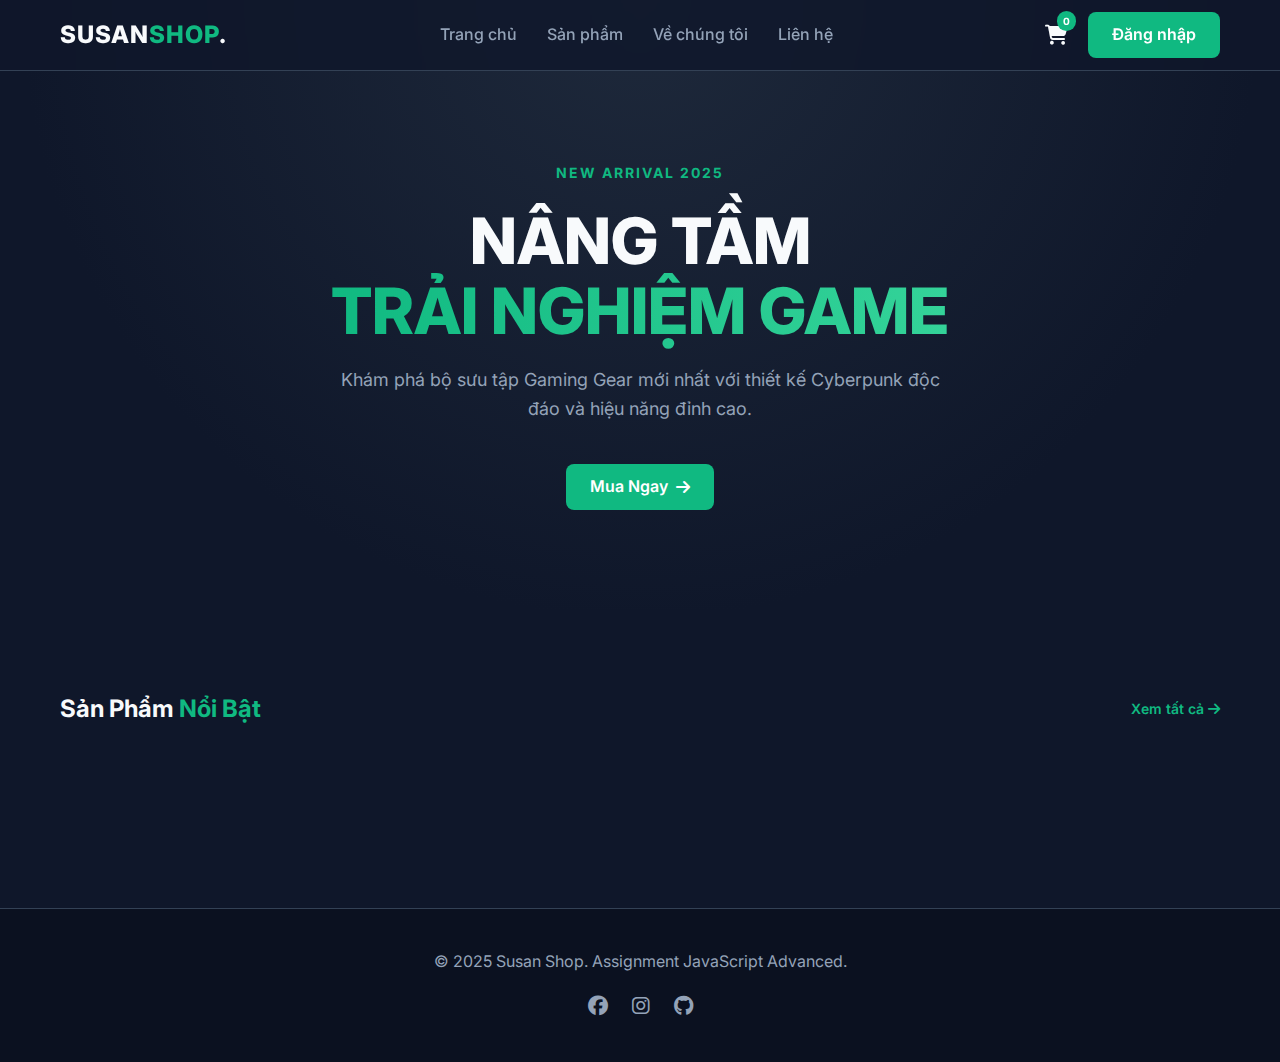
<file: index.html>
<!DOCTYPE html>
<html lang="vi">

<head>
    <meta charset="UTF-8">
    <meta name="viewport" content="width=device-width, initial-scale=1.0">
    <title>Susan Shop | Tech Gear Store</title>

    <link rel="stylesheet" href="assets/css/style.css">
    <link rel="stylesheet" href="assets/css/home.css">

    <link href="https://fonts.googleapis.com/css2?family=Inter:wght@400;600;700&display=swap" rel="stylesheet">
    <link rel="stylesheet" href="https://cdnjs.cloudflare.com/ajax/libs/font-awesome/6.4.0/css/all.min.css">
</head>

<body>

    <header class="header">
        <div class="container header-inner">
            <a href="index.html" class="logo">SUSAN<span>SHOP</span>.</a>

            <nav class="navbar">
                <a href="index.html" class="nav-link">Trang chủ</a>
                <a href="shop.html" class="nav-link">Sản phẩm</a>
                <a href="about.html" class="nav-link">Về chúng tôi</a>
                <a href="contact.html" class="nav-link">Liên hệ</a>
            </nav>

            <div class="header-actions">
                <a href="cart.html" class="icon-btn">
                    <i class="fa-solid fa-cart-shopping"></i>
                    <span class="badge">2</span>
                </a>
                <a href="login.html" class="btn-primary">Đăng nhập</a>
            </div>
        </div>
    </header>

    <section class="hero">
        <div class="container hero-content">
            <span class="subtitle">NEW ARRIVAL 2025</span>
            <h1>NÂNG TẦM <br> <span class="text-gradient">TRẢI NGHIỆM GAME</span></h1>
            <p>Khám phá bộ sưu tập Gaming Gear mới nhất với thiết kế Cyberpunk độc đáo và hiệu năng đỉnh cao.</p>
            <div class="hero-btns">
                <a href="shop.html" class="btn-primary btn-lg">Mua Ngay <i class="fa-solid fa-arrow-right"></i></a>
            </div>
        </div>
    </section>

    <section class="section products">
        <div class="container">
            <div class="section-header">
                <h2>Sản Phẩm <span class="text-highlight">Nổi Bật</span></h2>
                <a href="shop.html" class="view-all">Xem tất cả <i class="fa-solid fa-arrow-right"></i></a>
            </div>

            <div class="product-grid" id="product-list">
            </div>
        </div>
    </section>

    <footer class="footer">
        <div class="container footer-content">
            <p>&copy; 2025 Susan Shop. Assignment JavaScript Advanced.</p>
            <div class="socials">
                <a href="#"><i class="fa-brands fa-facebook"></i></a>
                <a href="#"><i class="fa-brands fa-instagram"></i></a>
                <a href="#"><i class="fa-brands fa-github"></i></a>
            </div>
        </div>
    </footer>

    <script src="assets/js/common.js"></script>
    <script src="assets/js/index.js"></script>

</body>

</html>
</file>
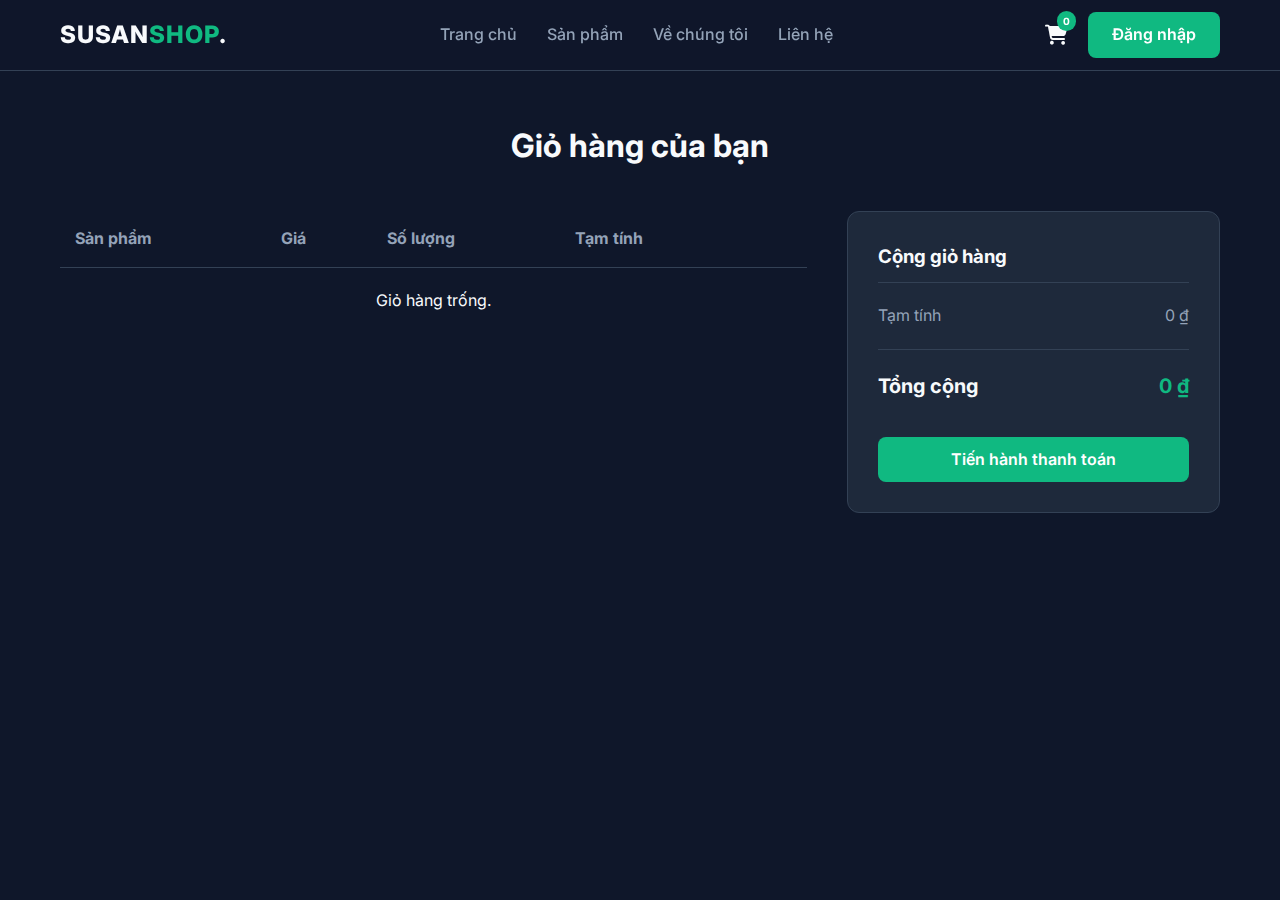
<file: cart.html>
<!DOCTYPE html>
<html lang="vi">

<head>
    <meta charset="UTF-8">
    <meta name="viewport" content="width=device-width, initial-scale=1.0">
    <title>Giỏ hàng | Susan Shop</title>
    <link rel="stylesheet" href="assets/css/style.css">
    <link rel="stylesheet" href="assets/css/cart.css">
    <link href="https://fonts.googleapis.com/css2?family=Inter:wght@400;600;700&display=swap" rel="stylesheet">
    <link rel="stylesheet" href="https://cdnjs.cloudflare.com/ajax/libs/font-awesome/6.4.0/css/all.min.css">
</head>

<body>

    <header class="header">
        <div class="container header-inner">
            <a href="index.html" class="logo">SUSAN<span>SHOP</span>.</a>
            <nav class="navbar">
                <a href="index.html" class="nav-link">Trang chủ</a>
                <a href="shop.html" class="nav-link">Sản phẩm</a>
                <a href="about.html" class="nav-link">Về chúng tôi</a>
                <a href="contact.html" class="nav-link">Liên hệ</a>
            </nav>
            <div class="header-actions">
                <a href="cart.html" class="icon-btn active">
                    <i class="fa-solid fa-cart-shopping"></i>
                    <span class="badge">0</span>
                </a>
                <a href="login.html" class="btn-primary">Đăng nhập</a>
            </div>
        </div>
    </header>

    <div class="container cart-page">
        <h1>Giỏ hàng của bạn</h1>

        <div class="cart-layout">
            <div class="cart-table-container">
                <table class="cart-table">
                    <thead>
                        <tr>
                            <th>Sản phẩm</th>
                            <th>Giá</th>
                            <th>Số lượng</th>
                            <th>Tạm tính</th>
                            <th></th>
                        </tr>
                    </thead>
                    <tbody id="cart-body">
                    </tbody>
                </table>
                <p id="empty-cart-msg" style="display:none; text-align:center; margin-top:20px;">Giỏ hàng trống.</p>
            </div>

            <div class="cart-summary">
                <h3>Cộng giỏ hàng</h3>
                <div class="summary-row">
                    <span>Tạm tính</span>
                    <span id="subtotal-price">0đ</span>
                </div>
                <div class="summary-row total">
                    <span>Tổng cộng</span>
                    <span class="total-price" id="total-price">0đ</span>
                </div>
                <a class="btn-primary btn-block" id="btn-checkout">Tiến hành thanh toán</a>
            </div>
        </div>
    </div>

    <script src="assets/js/common.js"></script>
    <script src="assets/js/cart.js"></script>
</body>

</html>
</file>
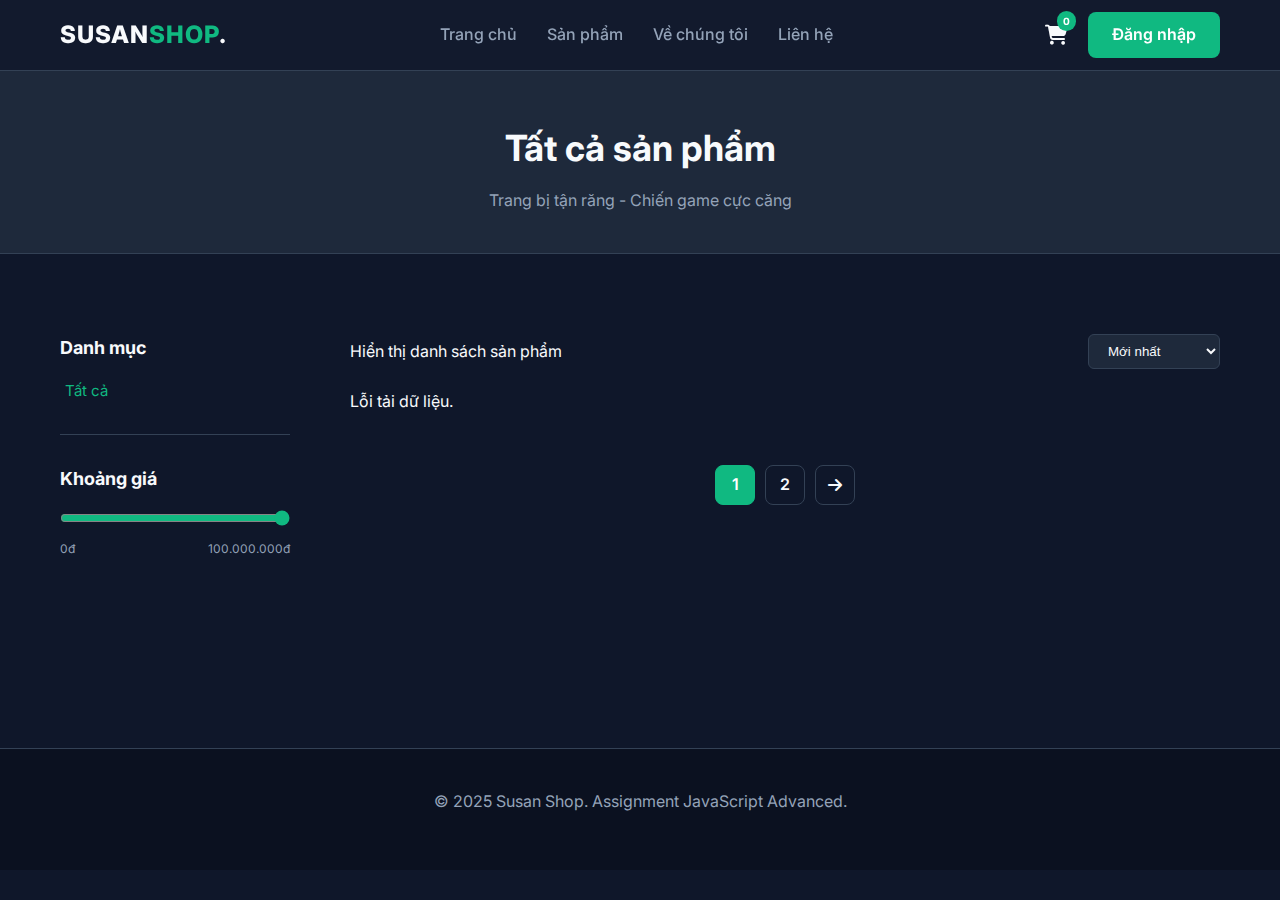
<file: checkout.html>
<!DOCTYPE html>
<html lang="vi">

<head>
    <meta charset="UTF-8">
    <meta name="viewport" content="width=device-width, initial-scale=1.0">
    <title>Thanh toán | Susan Shop</title>
    <link rel="stylesheet" href="assets/css/style.css">
    <link rel="stylesheet" href="assets/css/checkout.css">
    <link href="https://fonts.googleapis.com/css2?family=Inter:wght@400;600;700&display=swap" rel="stylesheet">
</head>

<body>
    <div class="container checkout-page">
        <h1>Thanh toán</h1>

        <form class="checkout-layout" id="checkout-form">
            <div class="billing-info">
                <h3>Thông tin giao hàng</h3>
                <div class="form-group">
                    <label>Họ và tên</label>
                    <input type="text" id="bill-name" placeholder="Nhập họ tên của bạn" required>
                </div>
                <div class="form-row">
                    <div class="form-group">
                        <label>Email</label>
                        <input type="email" id="bill-email" placeholder="Email" required>
                    </div>
                    <div class="form-group">
                        <label>Số điện thoại</label>
                        <input type="text" id="bill-phone" placeholder="Số điện thoại" required>
                    </div>
                </div>
                <div class="form-group">
                    <label>Địa chỉ nhận hàng</label>
                    <input type="text" id="bill-address" placeholder="Số nhà, tên đường..." required>
                </div>
                <div class="form-group">
                    <label>Ghi chú (Tùy chọn)</label>
                    <textarea rows="3" id="bill-note" placeholder="Ghi chú về đơn hàng..."></textarea>
                </div>
            </div>

            <div class="order-summary">
                <h3>Đơn hàng của bạn</h3>
                <div class="order-items" id="order-items-list">
                    </div>
                <div class="order-total-row">
                    <span>Tổng cộng</span>
                    <span class="final-price" id="order-total">0đ</span>
                </div>

                <div class="payment-method">
                    <label><input type="radio" name="payment" value="cod" checked> Thanh toán khi nhận hàng (COD)</label>
                    <label><input type="radio" name="payment" value="banking"> Chuyển khoản ngân hàng</label>
                </div>

                <button type="submit" class="btn-primary btn-block">Đặt hàng ngay</button>
                <a href="cart.html" class="back-link">Quay lại giỏ hàng</a>
            </div>
        </form>
    </div>

    <script src="assets/js/common.js"></script>
    <script src="assets/js/checkout.js"></script>
</body>

</html>
</file>
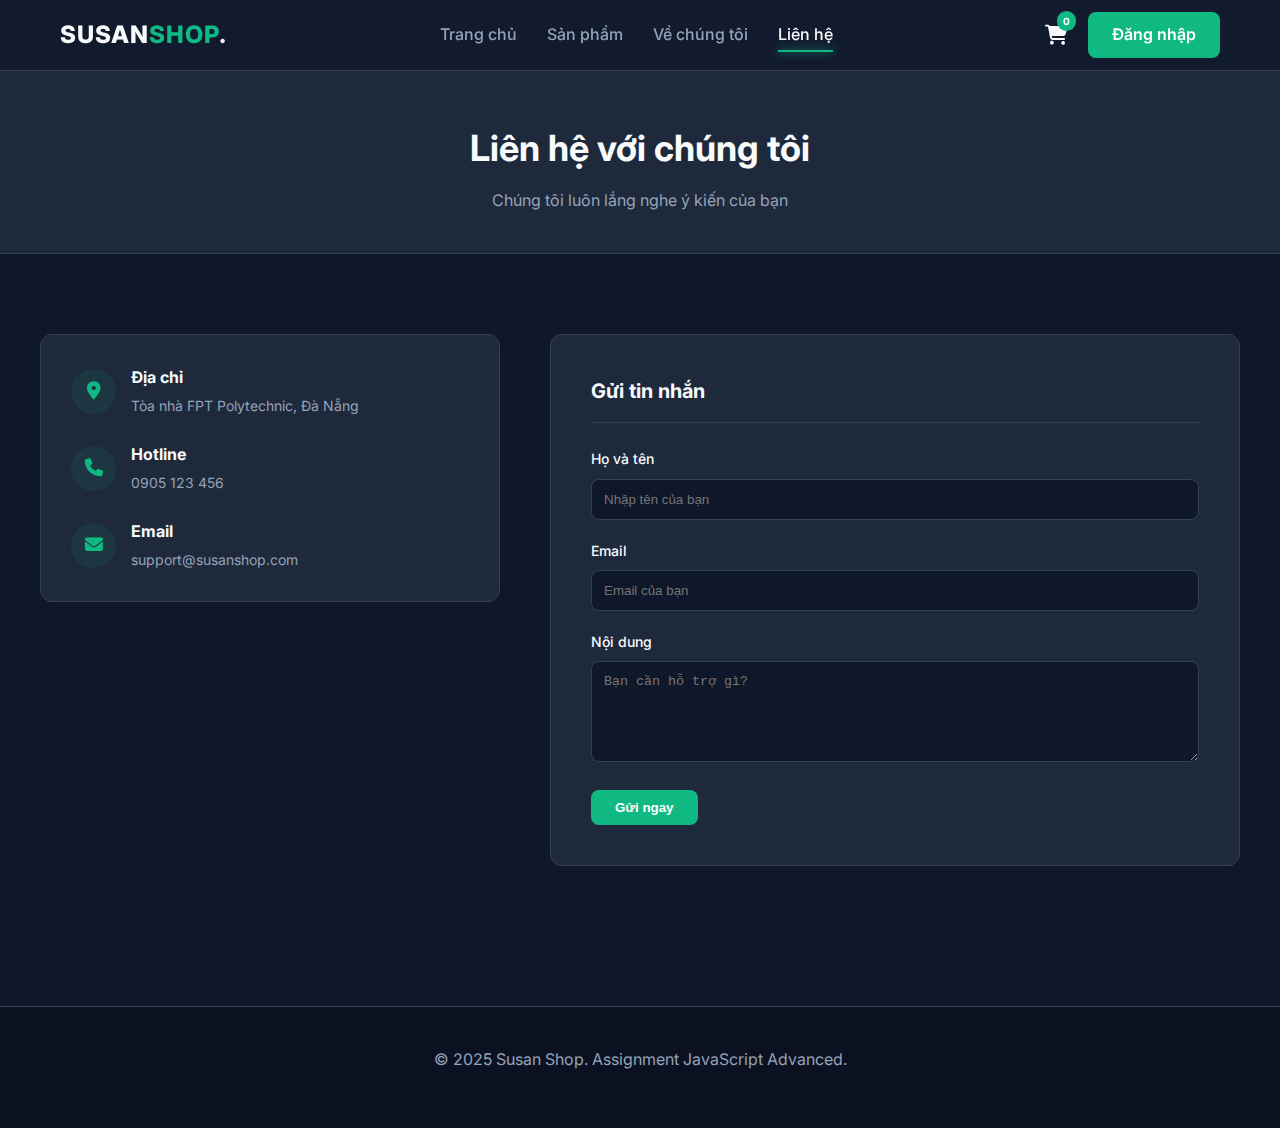
<file: contact.html>
<!DOCTYPE html>
<html lang="vi">

<head>
    <meta charset="UTF-8">
    <meta name="viewport" content="width=device-width, initial-scale=1.0">
    <title>Liên hệ | Susan Shop</title>

    <link rel="stylesheet" href="assets/css/style.css">
    <link rel="stylesheet" href="assets/css/contact.css">

    <link href="https://fonts.googleapis.com/css2?family=Inter:wght@400;600;700&display=swap" rel="stylesheet">
    <link rel="stylesheet" href="https://cdnjs.cloudflare.com/ajax/libs/font-awesome/6.4.0/css/all.min.css">
</head>

<body>

    <header class="header">
        <div class="container header-inner">
            <a href="index.html" class="logo">SUSAN<span>SHOP</span>.</a>
            <nav class="navbar">
                <a href="index.html" class="nav-link">Trang chủ</a>
                <a href="shop.html" class="nav-link">Sản phẩm</a>
                <a href="about.html" class="nav-link">Về chúng tôi</a>
                <a href="contact.html" class="nav-link active">Liên hệ</a>
            </nav>
            <div class="header-actions">
                <a href="cart.html" class="icon-btn">
                    <i class="fa-solid fa-cart-shopping"></i>
                    <span class="badge">0</span>
                </a>
                <a href="login.html" class="btn-primary">Đăng nhập</a>
            </div>
        </div>
    </header>

    <section class="page-header">
        <div class="container">
            <h1>Liên hệ với chúng tôi</h1>
            <p>Chúng tôi luôn lắng nghe ý kiến của bạn</p>
        </div>
    </section>

    <section class="container contact-content">
        <div class="contact-layout">
            <div class="info-box">
                <div class="info-item">
                    <i class="fa-solid fa-location-dot"></i>
                    <div>
                        <h4>Địa chỉ</h4>
                        <p>Tòa nhà FPT Polytechnic, Đà Nẵng</p>
                    </div>
                </div>
                <div class="info-item">
                    <i class="fa-solid fa-phone"></i>
                    <div>
                        <h4>Hotline</h4>
                        <p>0905 123 456</p>
                    </div>
                </div>
                <div class="info-item">
                    <i class="fa-solid fa-envelope"></i>
                    <div>
                        <h4>Email</h4>
                        <p>support@susanshop.com</p>
                    </div>
                </div>
                </div>

            <div class="contact-form-box">
                <h3>Gửi tin nhắn</h3>
                <form id="contact-form">
                    <div class="form-group">
                        <label>Họ và tên</label>
                        <input type="text" placeholder="Nhập tên của bạn" required>
                    </div>
                    <div class="form-group">
                        <label>Email</label>
                        <input type="email" placeholder="Email của bạn" required>
                    </div>
                    <div class="form-group">
                        <label>Nội dung</label>
                        <textarea rows="5" placeholder="Bạn cần hỗ trợ gì?" required></textarea>
                    </div>
                    <button type="submit" class="btn-primary">Gửi ngay</button>
                </form>
            </div>
        </div>
    </section>

    <footer class="footer">
        <div class="container footer-content">
            <p>&copy; 2025 Susan Shop. Assignment JavaScript Advanced.</p>
        </div>
    </footer>

    <script src="assets/js/common.js"></script>
    <script>
        document.getElementById('contact-form').addEventListener('submit', (e) => {
            e.preventDefault();
            alert('Cảm ơn bạn đã liên hệ! Chúng tôi sẽ phản hồi sớm nhất.');
            e.target.reset();
        });
    </script>
</body>

</html>
</file>
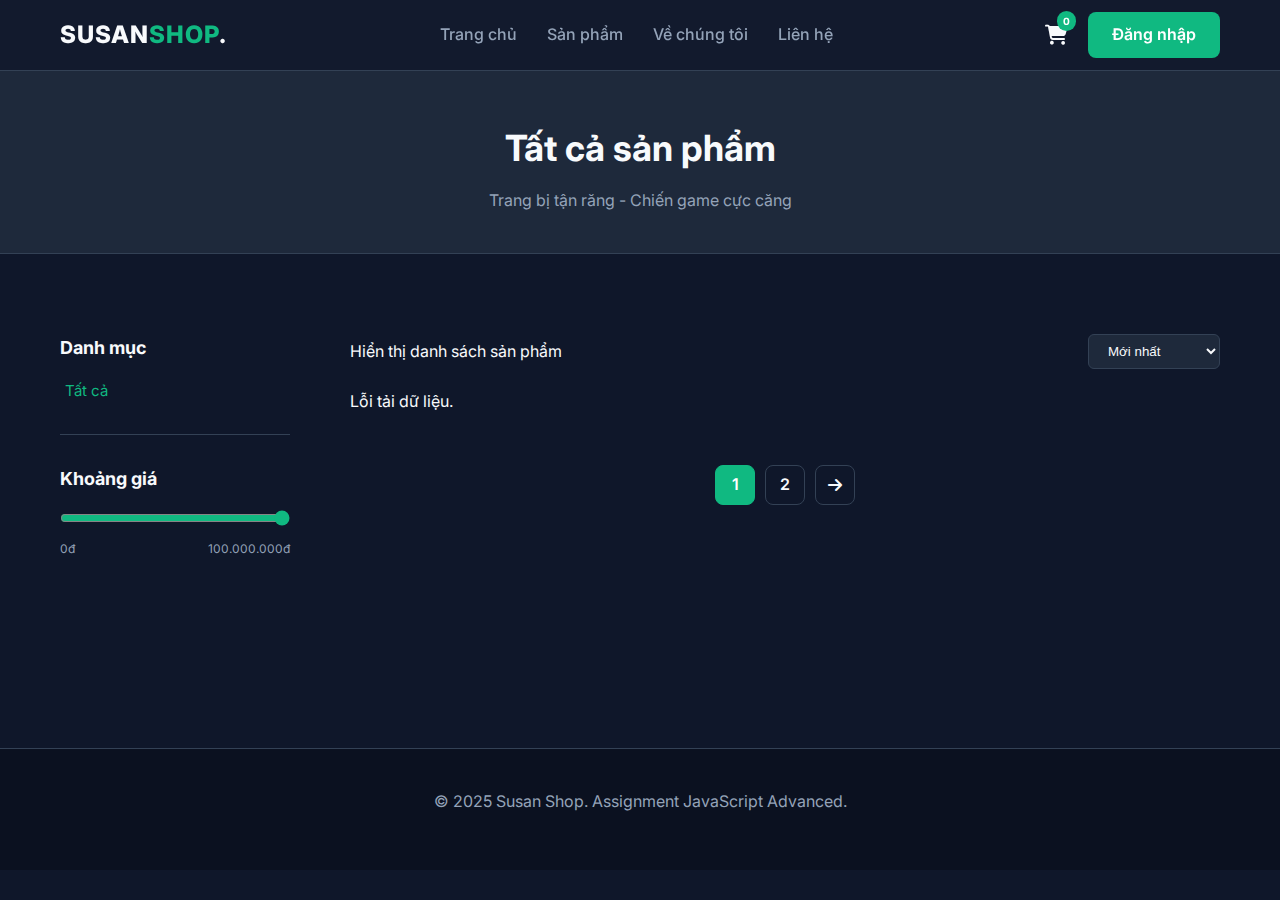
<file: detail.html>
<!DOCTYPE html>
<html lang="vi">

<head>
    <meta charset="UTF-8">
    <meta name="viewport" content="width=device-width, initial-scale=1.0">
    <title>Chi tiết sản phẩm | Susan Shop</title>

    <link rel="stylesheet" href="assets/css/style.css">
    <link rel="stylesheet" href="assets/css/detail.css">

    <link href="https://fonts.googleapis.com/css2?family=Inter:wght@400;600;700&display=swap" rel="stylesheet">
    <link rel="stylesheet" href="https://cdnjs.cloudflare.com/ajax/libs/font-awesome/6.4.0/css/all.min.css">
</head>

<body>

    <header class="header">
        <div class="container header-inner">
            <a href="index.html" class="logo">SUSAN<span>SHOP</span>.</a>
            <nav class="navbar">
                <a href="index.html" class="nav-link">Trang chủ</a>
                <a href="shop.html" class="nav-link">Sản phẩm</a>
                <a href="about.html" class="nav-link">Về chúng tôi</a>
                <a href="contact.html" class="nav-link">Liên hệ</a>
            </nav>
            <div class="header-actions">
                <a href="cart.html" class="icon-btn">
                    <i class="fa-solid fa-cart-shopping"></i>
                    <span class="badge">0</span>
                </a>
                <a href="login.html" class="btn-primary">Đăng nhập</a>
            </div>
        </div>
    </header>

    <div class="container detail-container" id="product-detail-container">
        <div class="product-gallery">
            <div class="main-img">
                <img id="detail-img" src="" alt="">
            </div>
        </div>

        <div class="product-details">
            <span class="detail-cate" id="detail-category"></span>
            <h1 id="detail-name">Đang tải...</h1>
            <div class="detail-price" id="detail-price"></div>
            <p class="desc" id="detail-desc"></p>

            <div class="actions">
                <div class="quantity-box">
                    <button class="qty-btn" id="btn-minus"><i class="fa-solid fa-minus"></i></button>
                    <input type="number" value="1" min="1" class="qty-input-new" id="qty-input" readonly>
                    <button class="qty-btn" id="btn-plus"><i class="fa-solid fa-plus"></i></button>
                </div>
                
                <button class="btn-primary btn-lg" id="btn-add-cart">Thêm vào giỏ hàng</button>
            </div>

            <div class="meta">
                <p><strong>Mã SP:</strong> <span id="detail-id"></span></p>
                <p><strong>Tình trạng:</strong> Còn hàng</p>
            </div>
        </div>
    </div>

    <footer class="footer">
        <div class="container footer-content">
            <p>&copy; 2025 Susan Shop. Assignment JavaScript Advanced.</p>
        </div>
    </footer>

    <script src="assets/js/common.js"></script>
    <script src="assets/js/detail.js"></script>

</body>

</html>
</file>
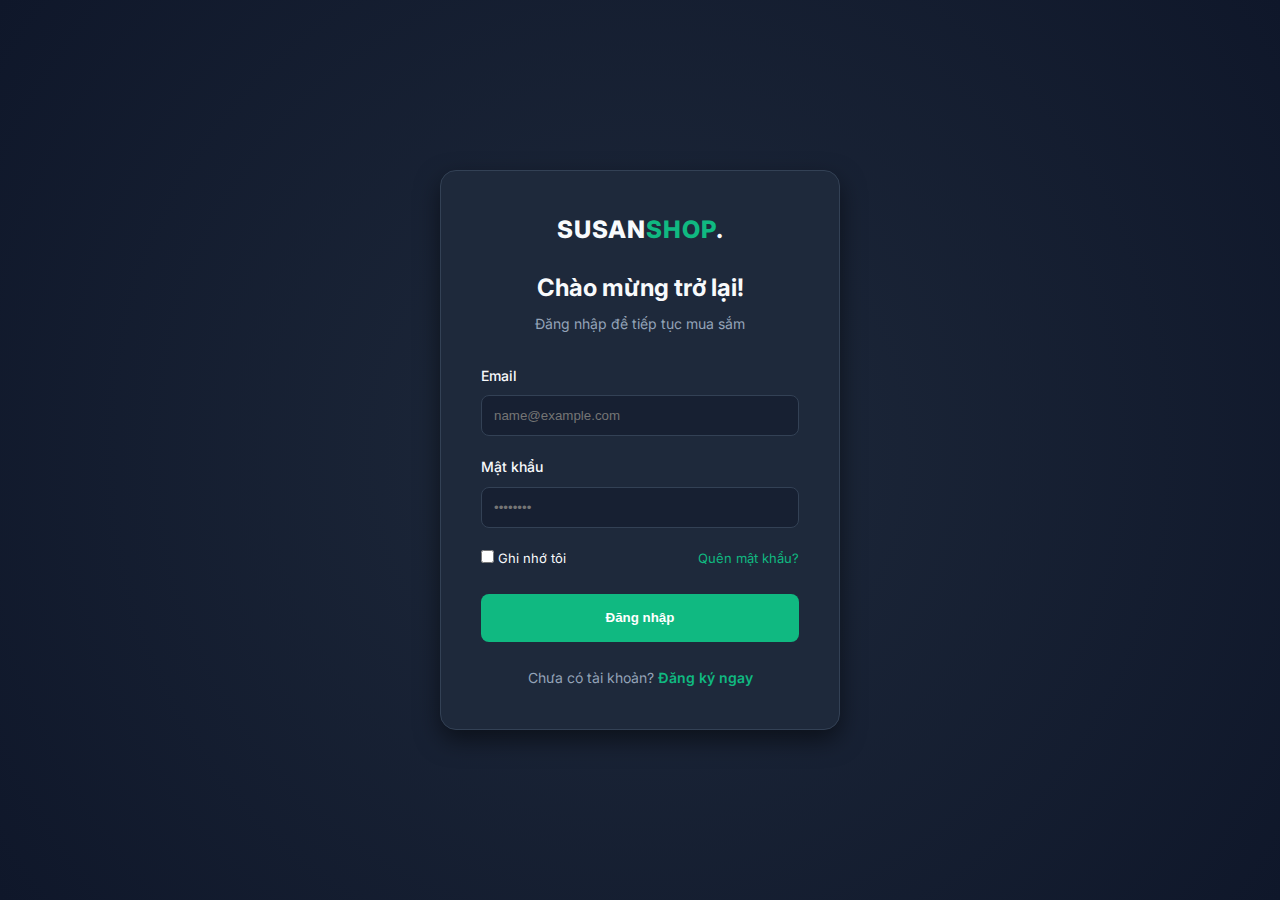
<file: login.html>
<!DOCTYPE html>
<html lang="vi">

<head>
    <meta charset="UTF-8">
    <meta name="viewport" content="width=device-width, initial-scale=1.0">
    <title>Đăng nhập | Susan Shop</title>
    <link rel="stylesheet" href="assets/css/style.css">
    <link rel="stylesheet" href="assets/css/auth.css">
    <link href="https://fonts.googleapis.com/css2?family=Inter:wght@400;600;700&display=swap" rel="stylesheet">
</head>

<body>
    <div class="auth-container">
        <div class="auth-card">
            <div class="auth-header">
                <a href="index.html" class="logo">SUSAN<span>SHOP</span>.</a>
                <h2>Chào mừng trở lại!</h2>
                <p>Đăng nhập để tiếp tục mua sắm</p>
            </div>

            <form class="auth-form" id="login-form">
                <div class="form-group">
                    <label>Email</label>
                    <input type="email" id="login-email" placeholder="name@example.com" required>
                </div>
                <div class="form-group">
                    <label>Mật khẩu</label>
                    <input type="password" id="login-pass" placeholder="••••••••" required>
                </div>

                <div class="form-actions">
                    <label><input type="checkbox" id="remember-me"> Ghi nhớ tôi</label>
                    <a href="#" class="forgot-link">Quên mật khẩu?</a>
                </div>

                <button type="submit" class="btn-primary btn-full">Đăng nhập</button>
            </form>

            <div class="auth-footer">
                <p>Chưa có tài khoản? <a href="register.html">Đăng ký ngay</a></p>
            </div>
        </div>
    </div>

    <script src="assets/js/common.js"></script>
    <script src="assets/js/login.js"></script>
</body>

</html>
</file>
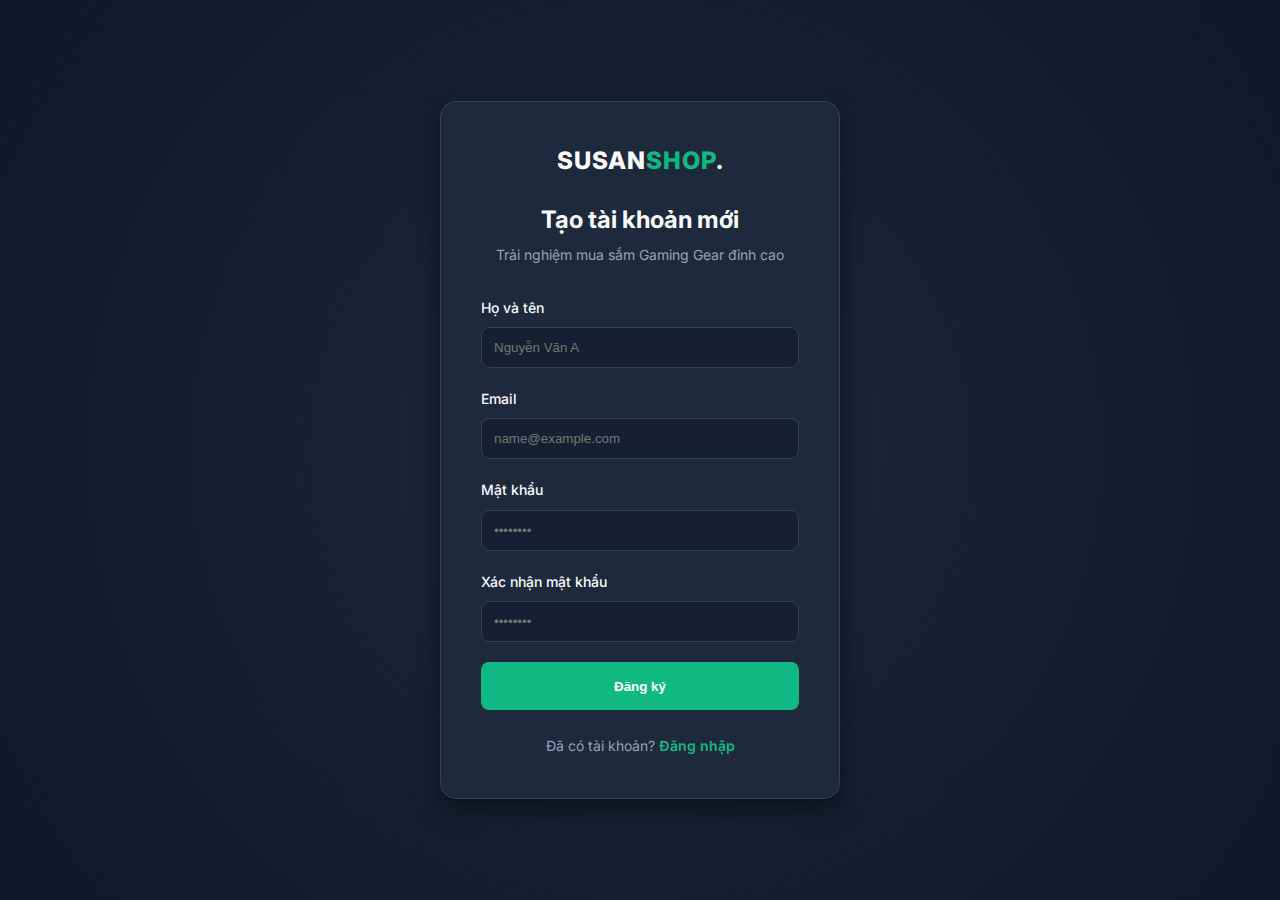
<file: register.html>
<!DOCTYPE html>
<html lang="vi">

<head>
    <meta charset="UTF-8">
    <meta name="viewport" content="width=device-width, initial-scale=1.0">
    <title>Đăng ký | Susan Shop</title>
    <link rel="stylesheet" href="assets/css/style.css">
    <link rel="stylesheet" href="assets/css/auth.css">
    <link href="https://fonts.googleapis.com/css2?family=Inter:wght@400;600;700&display=swap" rel="stylesheet">
</head>

<body>
    <div class="auth-container">
        <div class="auth-card">
            <div class="auth-header">
                <a href="index.html" class="logo">SUSAN<span>SHOP</span>.</a>
                <h2>Tạo tài khoản mới</h2>
                <p>Trải nghiệm mua sắm Gaming Gear đỉnh cao</p>
            </div>

            <form class="auth-form" id="register-form">
                <div class="form-group">
                    <label>Họ và tên</label>
                    <input type="text" id="reg-name" placeholder="Nguyễn Văn A" required>
                </div>
                <div class="form-group">
                    <label>Email</label>
                    <input type="email" id="reg-email" placeholder="name@example.com" required>
                </div>
                <div class="form-group">
                    <label>Mật khẩu</label>
                    <input type="password" id="reg-pass" placeholder="••••••••" required>
                </div>
                <div class="form-group">
                    <label>Xác nhận mật khẩu</label>
                    <input type="password" id="reg-confirm" placeholder="••••••••" required>
                </div>

                <button type="submit" class="btn-primary btn-full">Đăng ký</button>
            </form>

            <div class="auth-footer">
                <p>Đã có tài khoản? <a href="login.html">Đăng nhập</a></p>
            </div>
        </div>
    </div>

    <script src="assets/js/common.js"></script>
    <script src="assets/js/register.js"></script>
</body>

</html>
</file>
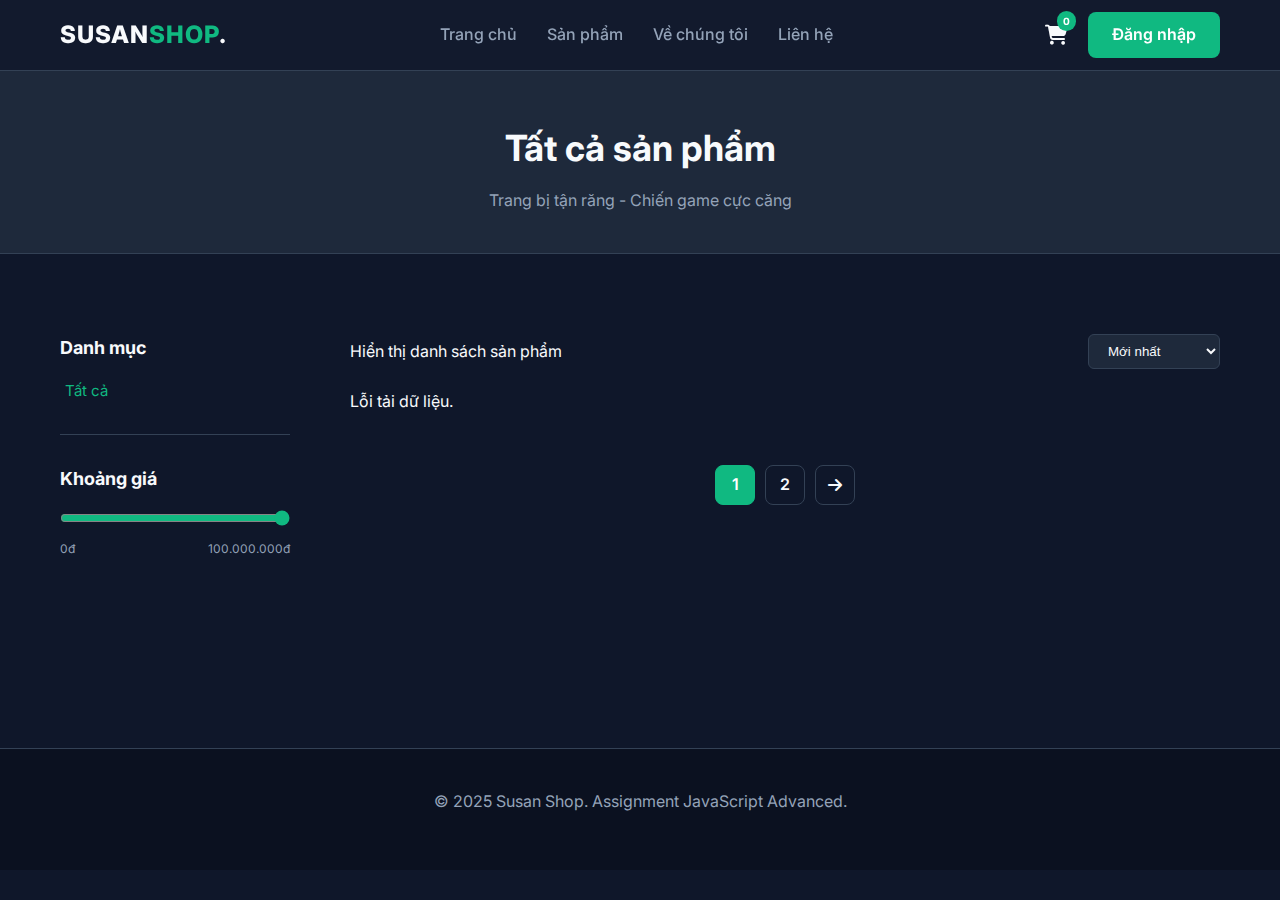
<file: shop.html>
<!DOCTYPE html>
<html lang="vi">

<head>
    <meta charset="UTF-8">
    <meta name="viewport" content="width=device-width, initial-scale=1.0">
    <title>Sản phẩm | Susan Shop</title>

    <link rel="stylesheet" href="assets/css/style.css">
    <link rel="stylesheet" href="assets/css/shop.css">

    <link href="https://fonts.googleapis.com/css2?family=Inter:wght@400;600;700&display=swap" rel="stylesheet">
    <link rel="stylesheet" href="https://cdnjs.cloudflare.com/ajax/libs/font-awesome/6.4.0/css/all.min.css">
</head>

<body>

    <header class="header">
        <div class="container header-inner">
            <a href="index.html" class="logo">SUSAN<span>SHOP</span>.</a>
            <nav class="navbar">
                <a href="index.html" class="nav-link">Trang chủ</a>
                <a href="shop.html" class="nav-link">Sản phẩm</a>
                <a href="about.html" class="nav-link">Về chúng tôi</a>
                <a href="contact.html" class="nav-link">Liên hệ</a>
            </nav>
            <div class="header-actions">
                <a href="cart.html" class="icon-btn">
                    <i class="fa-solid fa-cart-shopping"></i>
                    <span class="badge">0</span>
                </a>
                <a href="login.html" class="btn-primary">Đăng nhập</a>
            </div>
        </div>
    </header>

    <section class="page-header">
        <div class="container">
            <h1>Tất cả sản phẩm</h1>
            <p>Trang bị tận răng - Chiến game cực căng</p>
        </div>
    </section>

    <section class="section shop-section">
        <div class="container shop-container">

            <aside class="sidebar">
                <div class="filter-group">
                    <h3>Danh mục</h3>
                    <ul class="filter-list" id="category-list">
                        <li><a href="#" class="active" onclick="filterByCategory(event, 'all')">Tất cả</a></li>
                    </ul>
                </div>

                <div class="filter-group">
                    <h3>Khoảng giá</h3>
                    <div class="price-range">
                        <input type="range" id="price-range" min="0" max="100000000" step="500000" value="100000000">
                        <div class="price-label">
                            <span>0đ</span>
                            <span id="price-value">100.000.000đ</span>
                        </div>
                    </div>
                </div>
            </aside>

            <div class="shop-content">
                <div class="shop-sort">
                    <p>Hiển thị danh sách sản phẩm</p>
                    <select class="sort-select" id="sort-select">
                        <option value="newest">Mới nhất</option>
                        <option value="price-asc">Giá tăng dần</option>
                        <option value="price-desc">Giá giảm dần</option>
                    </select>
                </div>

                <div class="product-grid" id="shop-products">
                    <p>Đang tải dữ liệu...</p>
                </div>

                <div class="pagination">
                    <a href="#" class="page-link active">1</a>
                    <a href="#" class="page-link">2</a>
                    <a href="#" class="page-link"><i class="fa-solid fa-arrow-right"></i></a>
                </div>
            </div>
        </div>
    </section>

    <footer class="footer">
        <div class="container footer-content">
            <p>&copy; 2025 Susan Shop. Assignment JavaScript Advanced.</p>
        </div>
    </footer>

    <script src="assets/js/common.js"></script>
    <script src="assets/js/shop.js"></script>
</body>

</html>
</file>
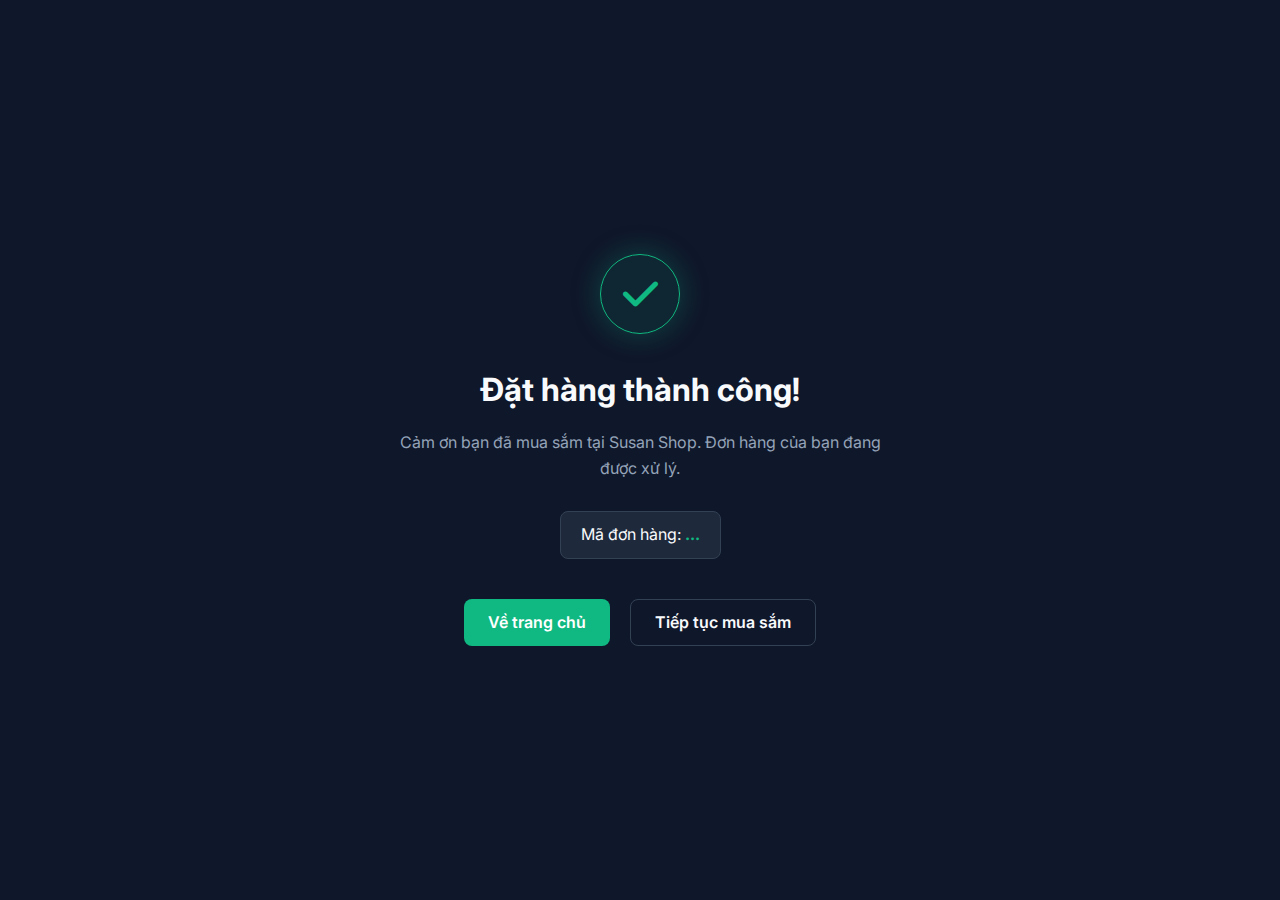
<file: thankyou.html>
<!DOCTYPE html>
<html lang="vi">

<head>
    <meta charset="UTF-8">
    <meta name="viewport" content="width=device-width, initial-scale=1.0">
    <title>Cảm ơn | Susan Shop</title>
    <link rel="stylesheet" href="assets/css/style.css">
    <link rel="stylesheet" href="assets/css/thankyou.css">
    <link href="https://fonts.googleapis.com/css2?family=Inter:wght@400;600;700&display=swap" rel="stylesheet">
    <link rel="stylesheet" href="https://cdnjs.cloudflare.com/ajax/libs/font-awesome/6.4.0/css/all.min.css">
</head>

<body>
    <div class="thankyou-container">
        <div class="success-box">
            <div class="icon-circle">
                <i class="fa-solid fa-check"></i>
            </div>
            <h1>Đặt hàng thành công!</h1>
            <p>Cảm ơn bạn đã mua sắm tại Susan Shop. Đơn hàng của bạn đang được xử lý.</p>

            <div class="order-id">Mã đơn hàng: <strong id="order-code">...</strong></div>

            <div class="actions">
                <a href="index.html" class="btn-primary">Về trang chủ</a>
                <a href="shop.html" class="btn-outline">Tiếp tục mua sắm</a>
            </div>
        </div>
    </div>

    <script>
        const params = new URLSearchParams(window.location.search);
        const orderId = params.get('id');
        if(orderId) {
            document.getElementById('order-code').innerText = '#' + orderId;
        }
    </script>
</body>

</html>
</file>
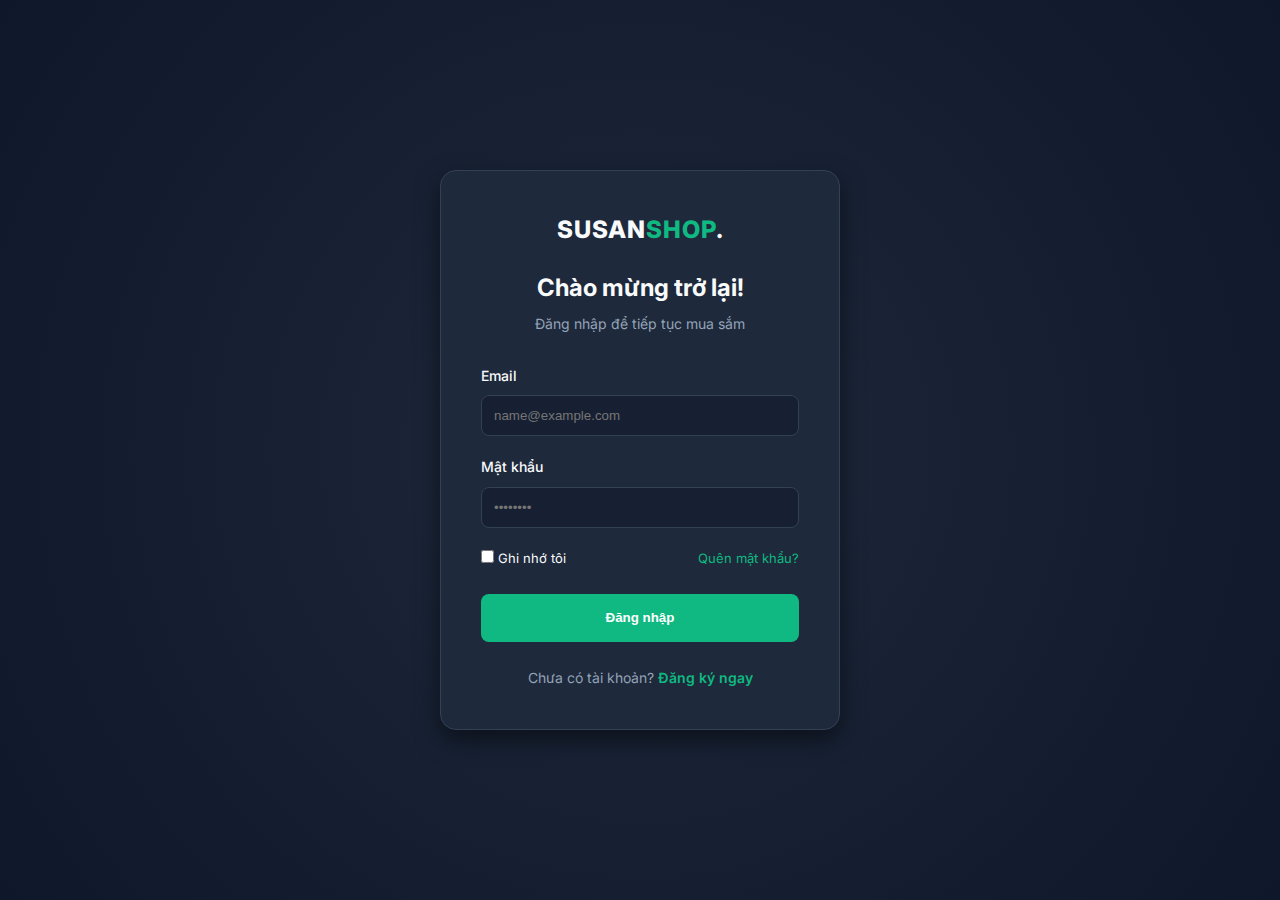
<file: admin/categories.html>
<!DOCTYPE html>
<html lang="vi">

<head>
    <meta charset="UTF-8">
    <meta name="viewport" content="width=device-width, initial-scale=1.0">
    <title>Quản lý danh mục | Susan Shop</title>
    <link rel="stylesheet" href="../assets/css/admin.css">
    <link href="https://fonts.googleapis.com/css2?family=Inter:wght@400;600;700&display=swap" rel="stylesheet">
    <link rel="stylesheet" href="https://cdnjs.cloudflare.com/ajax/libs/font-awesome/6.4.0/css/all.min.css">
</head>

<body>

    <aside class="admin-sidebar">
        <div class="sidebar-header">
            <a href="dashboard.html" class="logo">SUSAN<span>ADMIN</span></a>
        </div>
        <nav class="menu">
            <a href="dashboard.html" class="menu-item"><i class="fa-solid fa-chart-line"></i> Tổng quan</a>
            <a href="products.html" class="menu-item"><i class="fa-solid fa-box"></i> Sản phẩm</a>
            <a href="categories.html" class="menu-item active"><i class="fa-solid fa-list"></i> Danh mục</a>
            <a href="orders.html" class="menu-item"><i class="fa-solid fa-shopping-cart"></i> Đơn hàng</a>
            <a href="customers.html" class="menu-item"><i class="fa-solid fa-users"></i> Khách hàng</a>
        </nav>
        <div class="sidebar-footer">
            <a href="../login.html" class="btn-logout" onclick="logout(event)"><i class="fa-solid fa-right-from-bracket"></i> Đăng xuất</a>
        </div>
    </aside>

    <main class="admin-main">
        <div class="table-container">
            <div class="table-header">
                <h2>Danh sách danh mục</h2>
                <button class="btn-primary" onclick="openModal()"><i class="fa-solid fa-plus"></i> Thêm danh mục</button>
            </div>
            <table>
                <thead>
                    <tr>
                        <th>ID</th>
                        <th>Tên danh mục</th>
                        <th>Số lượng SP</th>
                        <th>Hành động</th>
                    </tr>
                </thead>
                <tbody id="category-table-body">
                    </tbody>
            </table>
        </div>
    </main>

    <div class="modal" id="category-modal">
        <div class="modal-content">
            <div class="modal-header">
                <h3 id="modal-title">Thêm danh mục mới</h3>
                <button class="close-modal" onclick="closeModal()"><i class="fa-solid fa-xmark"></i></button>
            </div>
            <form id="category-form" class="modal-form">
                <input type="hidden" id="cate-id">
                
                <div class="form-group">
                    <label>Tên danh mục</label>
                    <input type="text" id="cate-name" required placeholder="Ví dụ: Bàn phím cơ...">
                </div>

                <div class="modal-footer">
                    <button type="button" class="btn-secondary" onclick="closeModal()">Hủy</button>
                    <button type="submit" class="btn-primary">Lưu lại</button>
                </div>
            </form>
        </div>
    </div>

    <script src="../assets/js/common.js"></script>
    <script src="../assets/js/admin-common.js"></script>
    <script src="../assets/js/admin-categories.js"></script> </body>

</html>
</file>
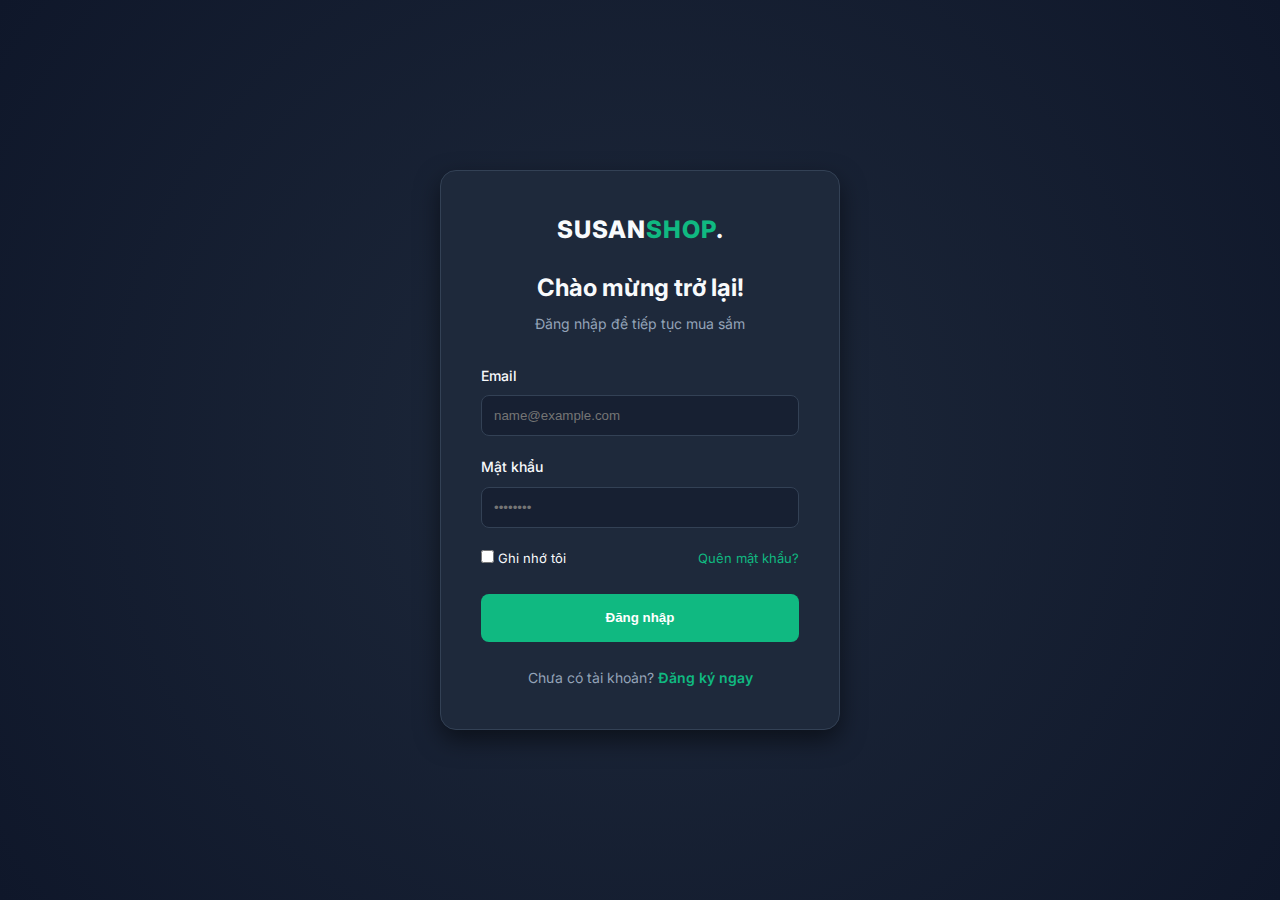
<file: admin/customers.html>
<!DOCTYPE html>
<html lang="vi">

<head>
    <meta charset="UTF-8">
    <meta name="viewport" content="width=device-width, initial-scale=1.0">
    <title>Quản lý khách hàng | Susan Shop</title>
    <link rel="stylesheet" href="../assets/css/admin.css">
    <link href="https://fonts.googleapis.com/css2?family=Inter:wght@400;600;700&display=swap" rel="stylesheet">
    <link rel="stylesheet" href="https://cdnjs.cloudflare.com/ajax/libs/font-awesome/6.4.0/css/all.min.css">
</head>

<body>

    <aside class="admin-sidebar">
        <div class="sidebar-header">
            <a href="dashboard.html" class="logo">SUSAN<span>ADMIN</span></a>
        </div>
        <nav class="menu">
            <a href="dashboard.html" class="menu-item"><i class="fa-solid fa-chart-line"></i> Tổng quan</a>
            <a href="products.html" class="menu-item"><i class="fa-solid fa-box"></i> Sản phẩm</a>
            <a href="categories.html" class="menu-item"><i class="fa-solid fa-list"></i> Danh mục</a>
            <a href="orders.html" class="menu-item"><i class="fa-solid fa-shopping-cart"></i> Đơn hàng</a>
            <a href="customers.html" class="menu-item active"><i class="fa-solid fa-users"></i> Khách hàng</a>
        </nav>
        <div class="sidebar-footer">
            <a href="../login.html" class="btn-logout" onclick="logout(event)"><i class="fa-solid fa-right-from-bracket"></i> Đăng xuất</a>
        </div>
    </aside>

    <main class="admin-main">
        <div class="table-container">
            <div class="table-header">
                <h2>Danh sách khách hàng</h2>
            </div>
            <table>
                <thead>
                    <tr>
                        <th>ID</th>
                        <th>Họ và tên</th>
                        <th>Email</th>
                        <th>Số điện thoại</th>
                        <th>Vai trò</th>
                        <th>Hành động</th>
                    </tr>
                </thead>
                <tbody id="customer-table-body">
                    </tbody>
            </table>
        </div>
    </main>

    <div class="modal" id="customer-modal">
        <div class="modal-content">
            <div class="modal-header">
                <h3>Cập nhật thông tin</h3>
                <button class="close-modal" onclick="closeModal()"><i class="fa-solid fa-xmark"></i></button>
            </div>
            <form id="customer-form" class="modal-form">
                <input type="hidden" id="cust-id">
                
                <div class="form-group">
                    <label>Họ và tên</label>
                    <input type="text" id="cust-name" required>
                </div>
                <div class="form-group">
                    <label>Email</label>
                    <input type="email" id="cust-email" readonly style="opacity: 0.7; cursor: not-allowed;">
                </div>
                <div class="form-group">
                    <label>Số điện thoại</label>
                    <input type="text" id="cust-phone">
                </div>
                <div class="form-group">
                    <label>Vai trò (Quyền)</label>
                    <select id="cust-role">
                        <option value="member">Thành viên (Member)</option>
                        <option value="admin">Quản trị viên (Admin)</option>
                    </select>
                </div>

                <div class="modal-footer">
                    <button type="button" class="btn-secondary" onclick="closeModal()">Hủy</button>
                    <button type="submit" class="btn-primary">Lưu lại</button>
                </div>
            </form>
        </div>
    </div>

    <script src="../assets/js/common.js"></script>
    <script src="../assets/js/admin-common.js"></script>
    <script src="../assets/js/admin-customers.js"></script> </body>

</html>
</file>
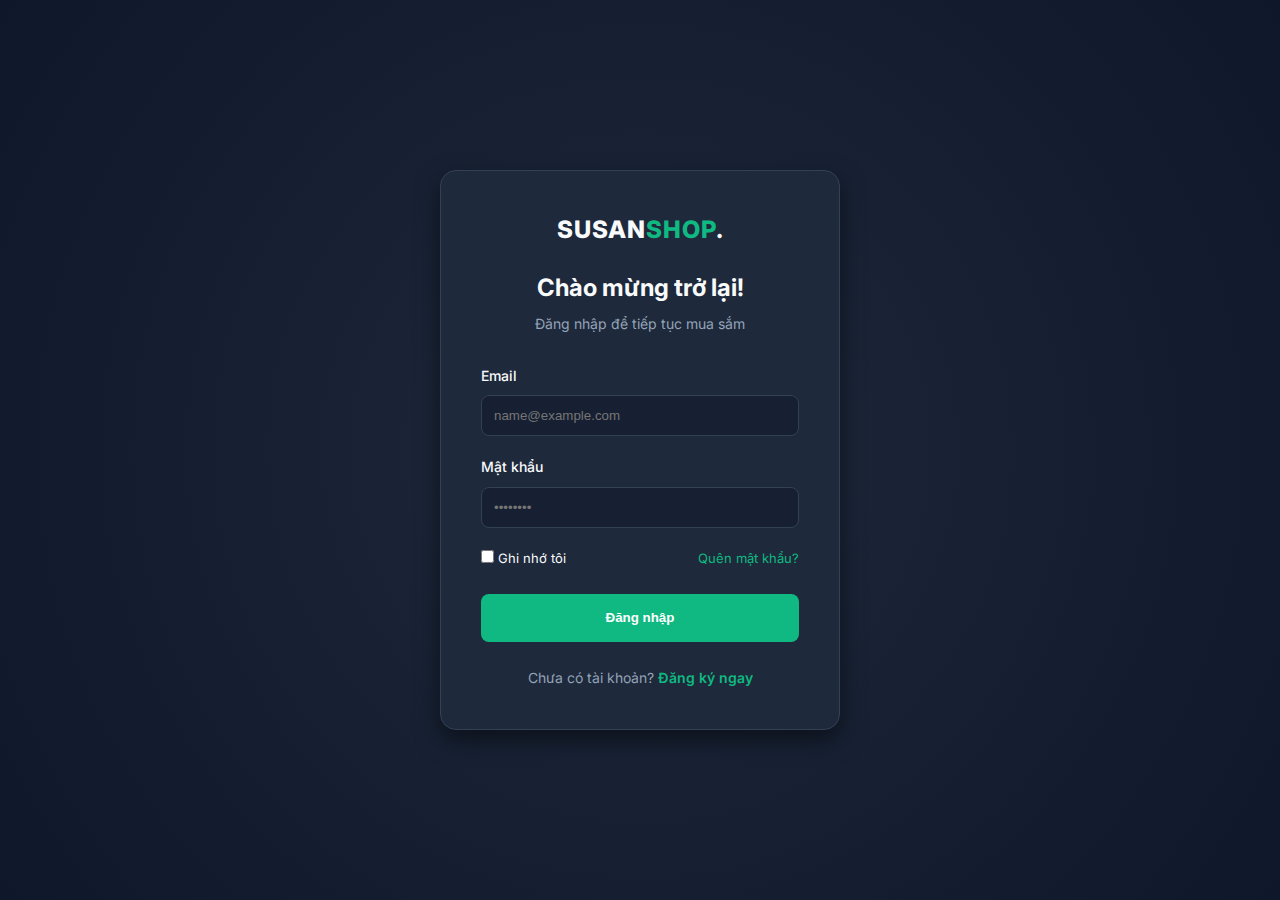
<file: admin/dashboard.html>
<!DOCTYPE html>
<html lang="vi">

<head>
    <meta charset="UTF-8">
    <meta name="viewport" content="width=device-width, initial-scale=1.0">
    <title>Admin Dashboard | Susan Shop</title>
    <link rel="stylesheet" href="../assets/css/admin.css">
    <link href="https://fonts.googleapis.com/css2?family=Inter:wght@400;600;700&display=swap" rel="stylesheet">
    <link rel="stylesheet" href="https://cdnjs.cloudflare.com/ajax/libs/font-awesome/6.4.0/css/all.min.css">
</head>

<body>

    <aside class="admin-sidebar">
        <div class="sidebar-header">
            <a href="dashboard.html" class="logo">SUSAN<span>ADMIN</span></a>
        </div>
        <nav class="menu">
            <a href="dashboard.html" class="menu-item active"><i class="fa-solid fa-chart-line"></i> Tổng quan</a>
            <a href="products.html" class="menu-item"><i class="fa-solid fa-box"></i> Sản phẩm</a>
            <a href="categories.html" class="menu-item"><i class="fa-solid fa-list"></i> Danh mục</a>
            <a href="orders.html" class="menu-item"><i class="fa-solid fa-shopping-cart"></i> Đơn hàng</a>
            <a href="customers.html" class="menu-item"><i class="fa-solid fa-users"></i> Khách hàng</a>
        </nav>
        <div class="sidebar-footer">
            <a href="../login.html" class="btn-logout" onclick="logout(event)"><i class="fa-solid fa-right-from-bracket"></i> Đăng xuất</a>
        </div>
    </aside>

    <main class="admin-main">
        <div class="stats-grid">
            <div class="stat-card">
                <div class="stat-info">
                    <h3>Tổng doanh thu</h3>
                    <div class="number" id="stat-revenue">0đ</div>
                </div>
                <div class="stat-icon green"><i class="fa-solid fa-dollar-sign"></i></div>
            </div>
            
            <div class="stat-card">
                <div class="stat-info">
                    <h3>Tổng đơn hàng</h3>
                    <div class="number" id="stat-orders">0</div>
                </div>
                <div class="stat-icon blue"><i class="fa-solid fa-bag-shopping"></i></div>
            </div>
            
            <div class="stat-card">
                <div class="stat-info">
                    <h3>Tổng sản phẩm</h3>
                    <div class="number" id="stat-products">0</div>
                </div>
                <div class="stat-icon purple"><i class="fa-solid fa-box-open"></i></div>
            </div>
        </div>

        <div class="table-container">
            <div class="table-header">
                <h2>Đơn hàng gần đây</h2>
                <a href="orders.html" class="btn-outline">Xem tất cả</a>
            </div>
            <table>
                <thead>
                    <tr>
                        <th>Mã đơn</th>
                        <th>Khách hàng</th>
                        <th>Ngày đặt</th>
                        <th>Tổng tiền</th>
                        <th>Trạng thái</th>
                    </tr>
                </thead>
                <tbody id="dashboard-table-body">
                    </tbody>
            </table>
        </div>
    </main>

    <script src="../assets/js/common.js"></script>
    <script src="../assets/js/admin-common.js"></script>
    <script src="../assets/js/admin-dashboard.js"></script> </body>

</html>
</file>
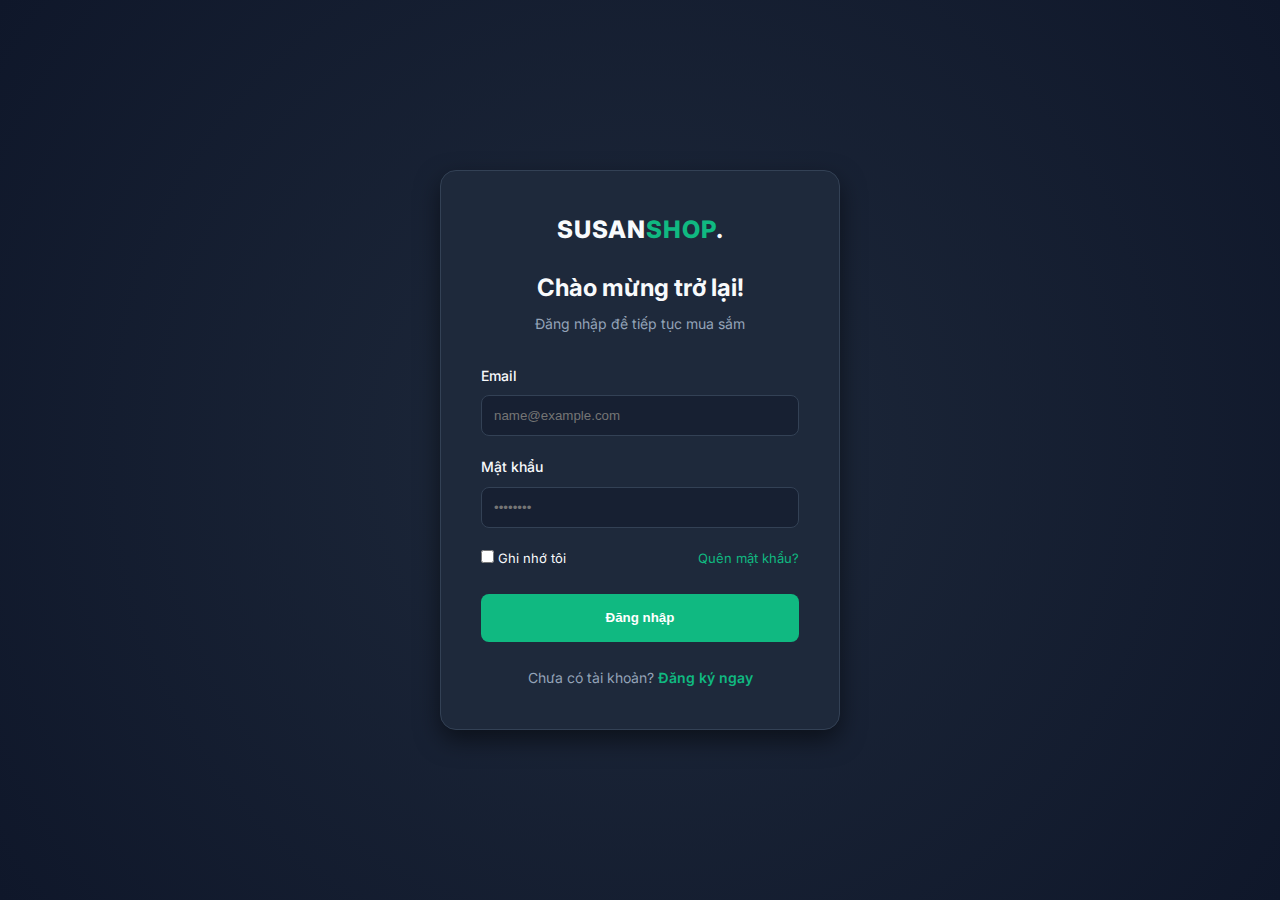
<file: admin/orders.html>
<!DOCTYPE html>
<html lang="vi">

<head>
    <meta charset="UTF-8">
    <meta name="viewport" content="width=device-width, initial-scale=1.0">
    <title>Quản lý đơn hàng | Susan Shop</title>
    <link rel="stylesheet" href="../assets/css/admin.css">
    <link href="https://fonts.googleapis.com/css2?family=Inter:wght@400;600;700&display=swap" rel="stylesheet">
    <link rel="stylesheet" href="https://cdnjs.cloudflare.com/ajax/libs/font-awesome/6.4.0/css/all.min.css">
</head>

<>

    <aside class="admin-sidebar">
        <div class="sidebar-header">
            <a href="dashboard.html" class="logo">SUSAN<span>ADMIN</span></a>
        </div>
        <nav class="menu">
            <a href="dashboard.html" class="menu-item"><i class="fa-solid fa-chart-line"></i> Tổng quan</a>
            <a href="products.html" class="menu-item"><i class="fa-solid fa-box"></i> Sản phẩm</a>
            <a href="categories.html" class="menu-item"><i class="fa-solid fa-list"></i> Danh mục</a>
            <a href="orders.html" class="menu-item active"><i class="fa-solid fa-shopping-cart"></i> Đơn hàng</a>
            <a href="customers.html" class="menu-item"><i class="fa-solid fa-users"></i> Khách hàng</a>
        </nav>
        <div class="sidebar-footer">
            <a href="../login.html" class="btn-logout" onclick="logout(event)"><i class="fa-solid fa-right-from-bracket"></i> Đăng xuất</a>
        </div>
    </aside>

    <main class="admin-main">
        <div class="table-container">
            <div class="table-header">
                <h2>Danh sách đơn hàng</h2>
            </div>
            <table>
                <thead>
                    <tr>
                        <th>Mã đơn</th>
                        <th>Khách hàng</th>
                        <th>Ngày đặt</th>
                        <th>Tổng tiền</th>
                        <th>Trạng thái</th>
                        <th>Hành động</th>
                    </tr>
                </thead>
                <tbody id="order-table-body">
                    </tbody>
            </table>
        </div>
    </main>

    <div class="modal" id="order-modal">
        <div class="modal-content" style="width: 600px;">
            <div class="modal-header">
                <h3>Chi tiết đơn hàng <span id="modal-order-id"></span></h3>
                <button class="close-modal" onclick="closeOrderModal()"><i class="fa-solid fa-xmark"></i></button>
            </div>
            
            <div class="modal-body" style="margin-bottom: 20px;">
                <p><strong>Khách hàng:</strong> <span id="detail-customer"></span></p>
                <p><strong>Số điện thoại:</strong> <span id="detail-phone"></span></p>
                <p><strong>Địa chỉ:</strong> <span id="detail-address"></span></p>
                <p><strong>Ghi chú:</strong> <span id="detail-note" style="font-style: italic;"></span></p>
                <hr style="border: 0; border-top: 1px solid var(--border); margin: 15px 0;">
                
                <table style="width: 100%;">
                    <thead>
                        <tr>
                            <th style="padding: 5px;">Sản phẩm</th>
                            <th style="padding: 5px;">SL</th>
                            <th style="padding: 5px;">Đơn giá</th>
                        </tr>
                    </thead>
                    <tbody id="order-items-body">
                        </tbody>
                </table>
                
                <div style="text-align: right; margin-top: 15px; font-size: 18px; font-weight: bold; color: var(--accent);">
                    Tổng cộng: <span id="detail-total"></span>
                </div>
            </div>

            <div class="modal-footer">
                <button type="button" class="btn-secondary" onclick="closeOrderModal()">Đóng</button>
                <button type="button" class="btn-primary" id="btn-complete-order">Xác nhận đã giao</button>
            </div>
        </div>
    </div>

    <script src="../assets/js/common.js"></script>
    <script src="../assets/js/admin-common.js"></script>
    <script src="../assets/js/admin-orders.js"></script>

</body>

</html>
</file>
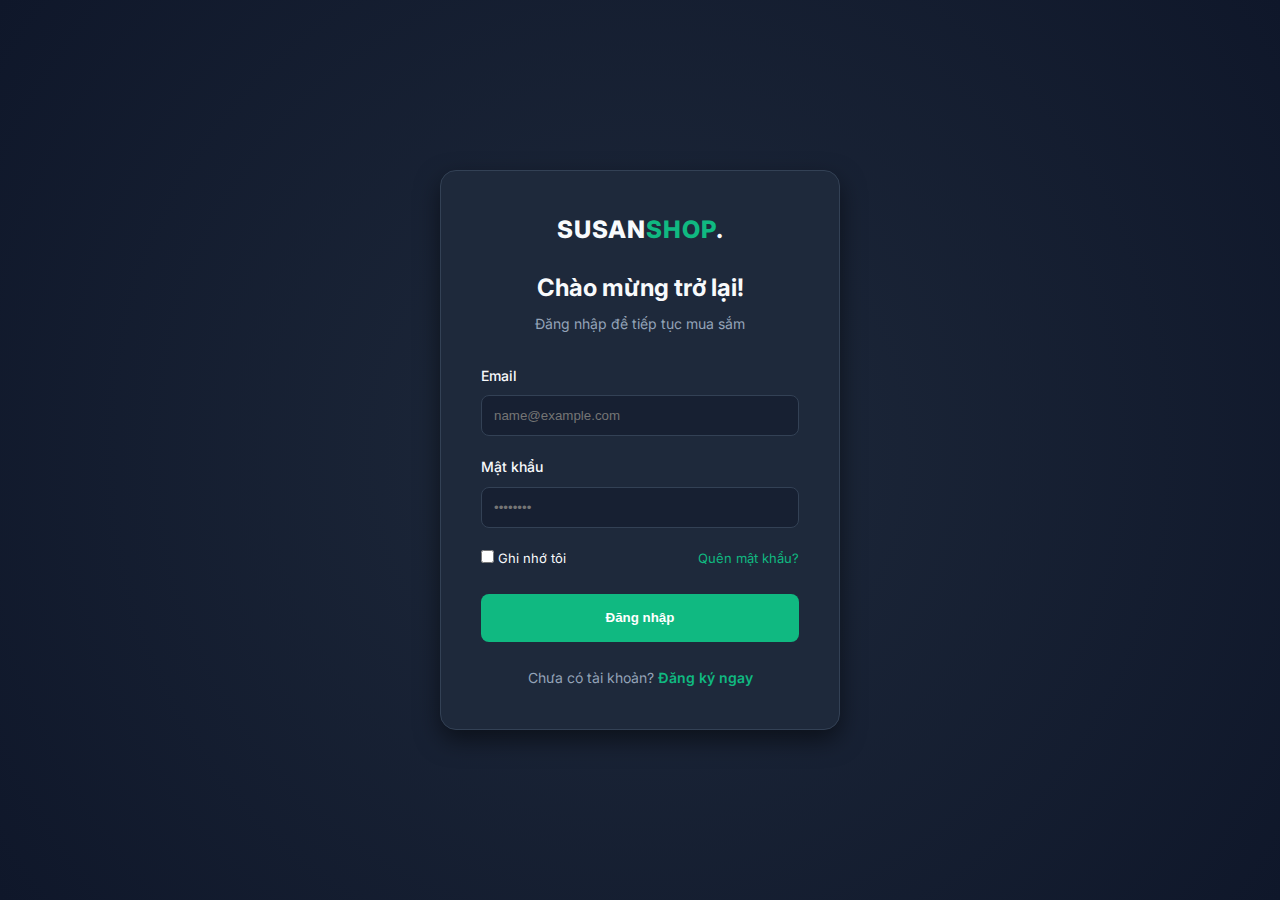
<file: admin/products.html>
<!DOCTYPE html>
<html lang="vi">

<head>
    <meta charset="UTF-8">
    <meta name="viewport" content="width=device-width, initial-scale=1.0">
    <title>Quản lý sản phẩm | Susan Shop</title>
    <link rel="stylesheet" href="../assets/css/admin.css">
    <link href="https://fonts.googleapis.com/css2?family=Inter:wght@400;600;700&display=swap" rel="stylesheet">
    <link rel="stylesheet" href="https://cdnjs.cloudflare.com/ajax/libs/font-awesome/6.4.0/css/all.min.css">
</head>

<body>

    <aside class="admin-sidebar">
        <div class="sidebar-header">
            <a href="dashboard.html" class="logo">SUSAN<span>ADMIN</span></a>
        </div>
        <nav class="menu">
            <a href="dashboard.html" class="menu-item"><i class="fa-solid fa-chart-line"></i> Tổng quan</a>
            <a href="products.html" class="menu-item active"><i class="fa-solid fa-box"></i> Sản phẩm</a>
            <a href="categories.html" class="menu-item"><i class="fa-solid fa-list"></i> Danh mục</a>
            <a href="orders.html" class="menu-item"><i class="fa-solid fa-shopping-cart"></i> Đơn hàng</a>
            <a href="customers.html" class="menu-item"><i class="fa-solid fa-users"></i> Khách hàng</a>
        </nav>
        <div class="sidebar-footer">
            <a href="../login.html" class="btn-logout" onclick="logout(event)"><i class="fa-solid fa-right-from-bracket"></i> Đăng xuất</a>
        </div>
    </aside>

    <main class="admin-main">
        <div class="table-container">
            <div class="table-header">
                <h2>Danh sách sản phẩm</h2>
                <button class="btn-primary" onclick="openModal()"><i class="fa-solid fa-plus"></i> Thêm mới</button>
            </div>
            <table>
                <thead>
                    <tr>
                        <th>ID</th>
                        <th>Hình ảnh</th>
                        <th>Tên sản phẩm</th>
                        <th>Danh mục</th>
                        <th>Giá</th>
                        <th>Tồn kho</th> <th>Hành động</th>
                    </tr>
                </thead>
                <tbody id="product-table-body">
                    </tbody>
            </table>
        </div>
    </main>

    <div class="modal" id="product-modal">
        <div class="modal-content">
            <div class="modal-header">
                <h3 id="modal-title">Thêm sản phẩm mới</h3>
                <button class="close-modal" onclick="closeModal()"><i class="fa-solid fa-xmark"></i></button>
            </div>
            <form id="product-form" class="modal-form">
                <input type="hidden" id="prod-id">
                
                <div class="form-group">
                    <label>Tên sản phẩm</label>
                    <input type="text" id="prod-name" required placeholder="Nhập tên sản phẩm...">
                </div>
                
                <div class="form-group">
                    <label>Danh mục</label>
                    <select id="prod-category" required>
                    </select>
                </div>

                <div style="display: grid; grid-template-columns: 1fr 1fr; gap: 15px;">
                    <div class="form-group">
                        <label>Giá tiền</label>
                        <input type="number" id="prod-price" required placeholder="VNĐ">
                    </div>
                    <div class="form-group">
                        <label>Số lượng tồn kho</label>
                        <input type="number" id="prod-stock" required placeholder="Số lượng" min="0">
                    </div>
                </div>
                
                <div class="form-group">
                    <label>Link hình ảnh</label>
                    <input type="url" id="prod-image" required placeholder="https://...">
                </div>
                
                <div class="form-group">
                    <label>Mô tả chi tiết</label>
                    <textarea id="prod-detail" rows="4" placeholder="Mô tả ngắn về sản phẩm..."></textarea>
                </div>

                <div class="modal-footer">
                    <button type="button" class="btn-secondary" onclick="closeModal()">Hủy</button>
                    <button type="submit" class="btn-primary">Lưu lại</button>
                </div>
            </form>
        </div>
    </div>

    <script src="../assets/js/common.js"></script>
    <script src="../assets/js/admin-common.js"></script>
    <script src="../assets/js/admin-products.js"></script>
</body>
</html>
</file>
<file: assets/css/home.css>
/* HERO SECTION */
.hero {
    padding: 160px 0 100px;
    text-align: center;
    background: radial-gradient(circle at top, #1e293b 0%, var(--bg-body) 70%);
}

.subtitle {
    color: var(--accent);
    font-weight: 700;
    letter-spacing: 2px;
    font-size: 14px;
}

.hero h1 {
    font-size: 64px;
    line-height: 1.1;
    margin: 20px 0;
    font-weight: 800;
}

.text-gradient {
    background: linear-gradient(to right, var(--accent), #34d399);
    background-clip: text;
    color: transparent;
}

.hero p {
    color: var(--text-muted);
    max-width: 600px;
    margin: 0 auto 40px;
    font-size: 18px;
}

.hero-btns {
    display: flex;
    justify-content: center;
    gap: 20px;
}
</file>
<file: assets/css/cart.css>
.cart-page {
    padding: 120px 20px 80px;
}

.cart-page h1 {
    margin-bottom: 40px;
    text-align: center;
}

.cart-layout {
    display: grid;
    grid-template-columns: 2fr 1fr;
    gap: 40px;
}

/* TABLE */
.cart-table {
    width: 100%;
    border-collapse: collapse;
}

.cart-table th {
    text-align: left;
    padding: 15px;
    border-bottom: 1px solid var(--border);
    color: var(--text-muted);
}

.cart-table td {
    padding: 20px 15px;
    border-bottom: 1px solid var(--border);
    vertical-align: middle;
}

.cart-item-info {
    display: flex;
    align-items: center;
    gap: 15px;
}

.cart-item-info img {
    width: 60px;
    height: 60px;
    object-fit: cover;
    border-radius: 6px;
}

.cart-item-info h4 {
    font-size: 16px;
    margin-bottom: 4px;
}

.cart-item-info span {
    font-size: 13px;
    color: var(--text-muted);
}

.qty-input-sm {
    width: 50px;
    padding: 5px;
    text-align: center;
    background: var(--bg-card);
    border: 1px solid var(--border);
    color: var(--text-main);
    border-radius: 4px;
}

.remove-btn {
    background: none;
    border: none;
    color: #ef4444;
    cursor: pointer;
    font-size: 16px;
}

.remove-btn:hover {
    color: #dc2626;
}

/* SUMMARY */
.cart-summary {
    background: var(--bg-card);
    padding: 30px;
    border-radius: 12px;
    border: 1px solid var(--border);
    height: fit-content;
}

.cart-summary h3 {
    margin-bottom: 20px;
    padding-bottom: 10px;
    border-bottom: 1px solid var(--border);
}

.summary-row {
    display: flex;
    justify-content: space-between;
    margin-bottom: 15px;
    color: var(--text-muted);
}

.summary-row.total {
    color: var(--text-main);
    font-weight: 700;
    font-size: 20px;
    margin-top: 20px;
    padding-top: 20px;
    border-top: 1px solid var(--border);
}

.total-price {
    color: var(--accent);
}

.btn-block {
    width: 100%;
    justify-content: center;
    margin-top: 20px;
}
</file>
<file: assets/css/checkout.css>
.checkout-page {
    padding: 60px 20px;
}

.checkout-page h1 {
    margin-bottom: 40px;
    text-align: center;
    margin-top: 40px;
}

.checkout-layout {
    display: grid;
    grid-template-columns: 1.5fr 1fr;
    gap: 50px;
}

/* FORM */
.billing-info h3,
.order-summary h3 {
    margin-bottom: 25px;
    font-size: 20px;
    border-bottom: 1px solid var(--border);
    padding-bottom: 10px;
}

.form-group {
    margin-bottom: 20px;
}

.form-group label {
    display: block;
    margin-bottom: 8px;
    font-weight: 500;
    font-size: 14px;
}

.form-group input,
.form-group textarea {
    width: 100%;
    padding: 12px;
    background: var(--bg-card);
    border: 1px solid var(--border);
    color: var(--text-main);
    border-radius: 8px;
    outline: none;
}

.form-group input:focus,
.form-group textarea:focus {
    border-color: var(--accent);
}

.form-row {
    display: grid;
    grid-template-columns: 1fr 1fr;
    gap: 20px;
}

/* ORDER BOX */
.order-summary {
    background: var(--bg-card);
    padding: 30px;
    border-radius: 12px;
    border: 1px solid var(--border);
    height: fit-content;
}

.order-items {
    margin-bottom: 20px;
    border-bottom: 1px solid var(--border);
    padding-bottom: 20px;
}

.order-item {
    display: flex;
    justify-content: space-between;
    margin-bottom: 10px;
    font-size: 14px;
}

.order-total-row {
    display: flex;
    justify-content: space-between;
    align-items: center;
    font-weight: 700;
    font-size: 20px;
    margin-bottom: 30px;
}

.final-price {
    color: var(--accent);
}

.payment-method {
    margin-bottom: 20px;
}

.payment-method label {
    display: block;
    margin-bottom: 10px;
    cursor: pointer;
    font-size: 14px;
}

.payment-method input {
    margin-right: 10px;
    accent-color: var(--accent);
}

.btn-block {
    width: 100%;
    justify-content: center;
    margin-bottom: 15px;
}

.back-link {
    display: block;
    text-align: center;
    font-size: 14px;
    color: var(--text-muted);
    text-decoration: underline;
}
</file>
<file: assets/css/contact.css>
/* PAGE HEADER */
.page-header {
    padding: 120px 0 40px;
    background: #1e293b;
    text-align: center;
    border-bottom: 1px solid var(--border);
}

.page-header h1 {
    font-size: 36px;
    margin-bottom: 10px;
    color: var(--text-main);
}

.page-header p {
    color: var(--text-muted);
}

/* CONTACT LAYOUT */
.contact-content {
    padding: 80px 0;
}

.contact-layout {
    display: grid;
    grid-template-columns: 1fr 1.5fr;
    gap: 50px;
}

/* INFO BOX */
.info-box {
    background: var(--bg-card);
    padding: 30px;
    border-radius: 12px;
    border: 1px solid var(--border);
    height: fit-content;
}

.info-item {
    display: flex;
    gap: 15px;
    margin-bottom: 25px;
    align-items: center;
}

.info-item:last-child {
    margin-bottom: 0;
}

.info-item i {
    width: 45px;
    height: 45px;
    flex-shrink: 0;
    background: rgba(16, 185, 129, 0.1);
    color: var(--accent);
    display: flex;
    align-items: center;
    justify-content: center;
    border-radius: 50%;
    font-size: 18px;
}

.info-item h4 {
    font-size: 16px;
    margin-bottom: 4px;
}

.info-item p {
    color: var(--text-muted);
    font-size: 14px;
}

/* CONTACT FORM */
.contact-form-box {
    background: var(--bg-card);
    padding: 40px;
    border-radius: 12px;
    border: 1px solid var(--border);
}

.contact-form-box h3 {
    margin-bottom: 25px;
    font-size: 20px;
    border-bottom: 1px solid var(--border);
    padding-bottom: 15px;
}

.form-group {
    margin-bottom: 20px;
}

.form-group label {
    display: block;
    margin-bottom: 8px;
    font-weight: 500;
    font-size: 14px;
}

.form-group input,
.form-group textarea {
    width: 100%;
    padding: 12px;
    background: var(--bg-body);
    border: 1px solid var(--border);
    color: var(--text-main);
    border-radius: 8px;
    outline: none;
    transition: 0.3s;
}

.form-group input:focus,
.form-group textarea:focus {
    border-color: var(--accent);
}
</file>
<file: assets/css/detail.css>
.detail-container {
    padding: 120px 20px 80px;
    display: grid;
    grid-template-columns: 1fr 1fr;
    gap: 50px;
}

/* GALLERY */
.main-img img {
    width: 100%;
    border-radius: 12px;
    border: 1px solid var(--border);
}

.thumb-list {
    display: flex;
    gap: 15px;
    margin-top: 15px;
}

.thumb-list img {
    width: 80px;
    height: 80px;
    object-fit: cover;
    border-radius: 8px;
    cursor: pointer;
    border: 2px solid transparent;
    opacity: 0.6;
}

.thumb-list img.active,
.thumb-list img:hover {
    border-color: var(--accent);
    opacity: 1;
}

/* INFO */
.detail-cate {
    color: var(--accent);
    font-weight: 600;
    text-transform: uppercase;
    font-size: 14px;
}

.product-details h1 {
    font-size: 36px;
    margin: 10px 0;
    line-height: 1.2;
}

.detail-price {
    font-size: 28px;
    color: var(--accent);
    font-weight: 700;
    margin-bottom: 20px;
}

.desc {
    color: var(--text-muted);
    margin-bottom: 30px;
}

/* VARIANTS */
.variants {
    margin-bottom: 30px;
}

.variants p {
    margin-bottom: 10px;
    font-weight: 600;
}

.variant-options {
    display: flex;
    gap: 10px;
}

.variant-btn {
    background: var(--bg-card);
    border: 1px solid var(--border);
    color: var(--text-main);
    padding: 8px 16px;
    border-radius: 6px;
    cursor: pointer;
}

.variant-btn.active,
.variant-btn:hover {
    border-color: var(--accent);
    background: rgba(16, 185, 129, 0.1);
    color: var(--accent);
}

/* ACTIONS */
.actions {
    display: flex;
    gap: 15px;
    margin-bottom: 30px;
}

.qty-input {
    width: 60px;
    text-align: center;
    background: var(--bg-card);
    border: 1px solid var(--border);
    color: var(--text-main);
    border-radius: 8px;
    font-weight: 600;
}

.meta p {
    margin-bottom: 5px;
    color: var(--text-muted);
}

.meta strong {
    color: var(--text-main);
}
</file>
<file: assets/css/auth.css>
.auth-container {
    min-height: 100vh;
    display: flex;
    align-items: center;
    justify-content: center;
    background: radial-gradient(circle, #1e293b 0%, #0f172a 100%);
    padding: 20px;
}

.auth-card {
    background: var(--bg-card);
    width: 100%;
    max-width: 400px;
    padding: 40px;
    border-radius: 16px;
    border: 1px solid var(--border);
    box-shadow: 0 10px 25px rgba(0, 0, 0, 0.5);
}

.auth-header {
    text-align: center;
    margin-bottom: 30px;
}

.auth-header .logo {
    display: block;
    margin-bottom: 20px;
}

.auth-header h2 {
    font-size: 24px;
    margin-bottom: 5px;
}

.auth-header p {
    color: var(--text-muted);
    font-size: 14px;
}

.form-group {
    margin-bottom: 20px;
}

.form-group label {
    display: block;
    margin-bottom: 8px;
    font-size: 14px;
    font-weight: 500;
}

.form-group input {
    width: 100%;
    padding: 12px;
    background: rgba(15, 23, 42, 0.5);
    border: 1px solid var(--border);
    color: var(--text-main);
    border-radius: 8px;
    outline: none;
}

.form-group input:focus {
    border-color: var(--accent);
}

.form-actions {
    display: flex;
    justify-content: space-between;
    font-size: 13px;
    margin-bottom: 25px;
}

.forgot-link {
    color: var(--accent);
}

.forgot-link:hover {
    text-decoration: underline;
}

.btn-full {
    width: 100%;
    justify-content: center;
    height: 48px;
}

.auth-footer {
    text-align: center;
    margin-top: 25px;
    font-size: 14px;
    color: var(--text-muted);
}

.auth-footer a {
    color: var(--accent);
    font-weight: 600;
}
</file>
<file: assets/css/shop.css>
/* PAGE HEADER */
.page-header {
    padding: 120px 0 40px;
    background: #1e293b;
    text-align: center;
    border-bottom: 1px solid var(--border);
}

.page-header h1 {
    font-size: 36px;
    margin-bottom: 10px;
    color: var(--text-main);
}

.page-header p {
    color: var(--text-muted);
}

/* SHOP LAYOUT */
.shop-container {
    display: grid;
    grid-template-columns: 250px 1fr;
    gap: 40px;
}

/* SIDEBAR */
.sidebar {
    padding-right: 20px;
}

.filter-group {
    margin-bottom: 30px;
    border-bottom: 1px solid var(--border);
    padding-bottom: 20px;
}

.filter-group:last-child {
    border: none;
}

.filter-group h3 {
    margin-bottom: 15px;
    font-size: 18px;
}

.filter-list li {
    margin-bottom: 10px;
}

.filter-list a {
    color: var(--text-muted);
    font-size: 15px;
}

.filter-list a:hover,
.filter-list a.active {
    color: var(--accent);
    padding-left: 5px;
}

.price-range input {
    width: 100%;
    cursor: pointer;
    accent-color: var(--accent);
}

.price-label {
    display: flex;
    justify-content: space-between;
    font-size: 12px;
    color: var(--text-muted);
    margin-top: 5px;
}

/* TOOLBAR */
.shop-sort {
    display: flex;
    justify-content: space-between;
    align-items: center;
    margin-bottom: 20px;
}

.sort-select {
    background: var(--bg-card);
    color: var(--text-main);
    border: 1px solid var(--border);
    padding: 8px 15px;
    border-radius: 6px;
    outline: none;
}

/* PAGINATION */
.pagination {
    display: flex;
    justify-content: center;
    gap: 10px;
    margin-top: 50px;
}

.page-link {
    width: 40px;
    height: 40px;
    display: flex;
    align-items: center;
    justify-content: center;
    border: 1px solid var(--border);
    border-radius: 8px;
    font-weight: 600;
}

.page-link:hover,
.page-link.active {
    background: var(--accent);
    border-color: var(--accent);
    color: #fff;
}
</file>
<file: assets/css/thankyou.css>
.thankyou-container {
    min-height: 100vh;
    display: flex;
    align-items: center;
    justify-content: center;
    text-align: center;
    padding: 20px;
}

.success-box {
    max-width: 500px;
}

.icon-circle {
    width: 80px;
    height: 80px;
    background: rgba(16, 185, 129, 0.1);
    color: var(--accent);
    border-radius: 50%;
    display: flex;
    align-items: center;
    justify-content: center;
    font-size: 40px;
    margin: 0 auto 30px;
    border: 1px solid var(--accent);
    box-shadow: 0 0 30px var(--accent-glow);
}

.success-box h1 {
    font-size: 32px;
    margin-bottom: 15px;
}

.success-box p {
    color: var(--text-muted);
    margin-bottom: 30px;
}

.order-id {
    background: var(--bg-card);
    display: inline-block;
    padding: 10px 20px;
    border-radius: 8px;
    border: 1px solid var(--border);
    margin-bottom: 40px;
}

.order-id strong {
    color: var(--accent);
}

.actions {
    display: flex;
    justify-content: center;
    gap: 20px;
}
</file>
<file: assets/css/admin.css>
/* IMPORT VARIABLES FROM STYLE.CSS */
@import url('style.css');

/* LAYOUT */
body {
    display: flex;
    min-height: 100vh;
    overflow-x: hidden;
}

.admin-sidebar {
    width: 260px;
    background: #0b1120;
    border-right: 1px solid var(--border);
    position: fixed;
    top: 0;
    left: 0;
    bottom: 0;
    display: flex;
    flex-direction: column;
    z-index: 100;
}

.admin-main {
    flex: 1;
    margin-left: 260px;
    padding: 30px;
    background: var(--bg-body);
}

/* SIDEBAR */
.sidebar-header {
    height: 70px;
    display: flex;
    align-items: center;
    padding: 0 25px;
    border-bottom: 1px solid var(--border);
}

.menu {
    padding: 20px 0;
    flex: 1;
}

.menu-item {
    display: flex;
    align-items: center;
    gap: 12px;
    padding: 12px 25px;
    color: var(--text-muted);
    font-weight: 500;
    transition: 0.2s;
}

.menu-item:hover,
.menu-item.active {
    background: rgba(16, 185, 129, 0.1);
    color: var(--accent);
    border-right: 3px solid var(--accent);
}

.menu-item i {
    width: 20px;
    text-align: center;
}

.sidebar-footer {
    padding: 20px;
    border-top: 1px solid var(--border);
}

.btn-logout {
    display: flex;
    align-items: center;
    gap: 10px;
    color: #ef4444;
    cursor: pointer;
}

/* STATS CARDS */
.stats-grid {
    display: grid;
    grid-template-columns: repeat(auto-fit, minmax(240px, 1fr));
    gap: 25px;
    margin-bottom: 40px;
}

.stat-card {
    background: var(--bg-card);
    padding: 25px;
    border-radius: 12px;
    border: 1px solid var(--border);
    display: flex;
    justify-content: space-between;
    align-items: center;
}

.stat-info h3 {
    font-size: 14px;
    color: var(--text-muted);
    font-weight: 500;
}

.stat-info .number {
    font-size: 28px;
    font-weight: 700;
    color: var(--text-main);
    margin-top: 5px;
}

.stat-icon {
    width: 50px;
    height: 50px;
    border-radius: 12px;
    display: flex;
    align-items: center;
    justify-content: center;
    font-size: 24px;
}

.stat-icon.blue {
    background: rgba(59, 130, 246, 0.1);
    color: #3b82f6;
}

.stat-icon.green {
    background: rgba(16, 185, 129, 0.1);
    color: #10b981;
}

.stat-icon.purple {
    background: rgba(139, 92, 246, 0.1);
    color: #8b5cf6;
}

/* DATA TABLE */
.table-container {
    background: var(--bg-card);
    border-radius: 12px;
    border: 1px solid var(--border);
    overflow: hidden;
}

.table-header {
    padding: 20px;
    border-bottom: 1px solid var(--border);
    display: flex;
    justify-content: space-between;
    align-items: center;
}

.table-header h2 {
    font-size: 18px;
    margin: 0;
}

table {
    width: 100%;
    border-collapse: collapse;
    text-align: left;
}

th {
    padding: 15px 20px;
    font-size: 13px;
    text-transform: uppercase;
    color: var(--text-muted);
    border-bottom: 1px solid var(--border);
}

td {
    padding: 15px 20px;
    border-bottom: 1px solid var(--border);
    font-size: 14px;
}

tr:last-child td {
    border-bottom: none;
}

tr:hover {
    background: rgba(255, 255, 255, 0.02);
}

.status {
    padding: 4px 10px;
    border-radius: 20px;
    font-size: 12px;
    font-weight: 600;
}

.status.pending {
    background: rgba(251, 191, 36, 0.1);
    color: #fbbf24;
}

.status.completed {
    background: rgba(16, 185, 129, 0.1);
    color: #10b981;
}

.action-btns button {
    width: 32px;
    height: 32px;
    border-radius: 6px;
    border: none;
    cursor: pointer;
    margin-right: 5px;
}

.btn-edit {
    background: rgba(59, 130, 246, 0.1);
    color: #3b82f6;
}

.btn-delete {
    background: rgba(239, 68, 68, 0.1);
    color: #ef4444;
}

/* POPUP FORM */
.modal {
    position: fixed;
    top: 0; left: 0;
    width: 100%; height: 100%;
    background: rgba(0, 0, 0, 0.5);
    display: flex;
    align-items: center;
    justify-content: center;
    z-index: 1000;
    opacity: 0;
    visibility: hidden;
    transition: 0.3s;
}

.modal.active {
    opacity: 1;
    visibility: visible;
}

.modal-content {
    background: var(--bg-card);
    width: 500px;
    padding: 30px;
    border-radius: 12px;
    border: 1px solid var(--border);
    position: relative;
    color: var(--text-main);
}

.modal-header {
    display: flex;
    justify-content: space-between;
    align-items: center;
    margin-bottom: 20px;
    border-bottom: 1px solid var(--border);
    padding-bottom: 15px;
}

.close-modal {
    background: none;
    border: none;
    color: var(--text-muted);
    font-size: 20px;
    cursor: pointer;
}

.modal-form .form-group label {
    color: var(--text-muted);
}

.modal-footer {
    display: flex;
    justify-content: flex-end;
    gap: 10px;
    margin-top: 20px;
}

.modal-form input[type="text"],
.modal-form input[type="number"],
.modal-form input[type="url"],
.modal-form select,
.modal-form textarea {
    width: 100%;
    padding: 12px 15px;
    background-color: var(--bg-body);
    border: 1px solid var(--border);
    border-radius: 8px;
    color: var(--text-main);
    font-family: var(--font-main);
    font-size: 14px;
    margin-top: 5px;
    outline: none;
    transition: all 0.3s ease;
}

.modal-form input:focus,
.modal-form select:focus,
.modal-form textarea:focus {
    border-color: var(--accent);
    box-shadow: 0 0 0 3px rgba(16, 185, 129, 0.2);
}

.btn-secondary {
    padding: 10px 24px;
    border-radius: 8px;
    font-weight: 600;
    cursor: pointer;
    background: transparent;
    border: 1px solid var(--border);
    color: var(--text-muted);
    transition: 0.2s;
}

.btn-secondary:hover {
    border-color: var(--text-main);
    color: var(--text-main);
    background: rgba(255, 255, 255, 0.05);
}
</file>
<file: assets/css/style.css>
/* VARIABLES & RESET */
:root {
    --bg-body: #0f172a;
    --bg-card: #1e293b;
    --bg-header: rgba(15, 23, 42, 0.8);

    --text-main: #f8fafc;
    --text-muted: #94a3b8;

    --accent: #10b981;
    --accent-hover: #059669;
    --accent-glow: rgba(16, 185, 129, 0.3);

    --border: #334155;
    --radius: 12px;
    --container: 1200px;
    --font-main: 'Inter', sans-serif;
}

* {
    margin: 0;
    padding: 0;
    box-sizing: border-box;
}

body {
    background-color: var(--bg-body);
    color: var(--text-main);
    font-family: var(--font-main);
    line-height: 1.6;
}

a {
    text-decoration: none;
    color: inherit;
    transition: 0.3s;
}

ul {
    list-style: none;
}

img {
    max-width: 100%;
    display: block;
}

.container {
    max-width: var(--container);
    margin: 0 auto;
    padding: 0 20px;
}

/* HEADER */
.header {
    position: fixed;
    top: 0;
    left: 0;
    width: 100%;
    background: var(--bg-header);
    backdrop-filter: blur(10px);
    z-index: 1000;
    border-bottom: 1px solid var(--border);
}

.header-inner {
    display: flex;
    justify-content: space-between;
    align-items: center;
    height: 70px;
}

.logo {
    font-size: 24px;
    font-weight: 800;
    letter-spacing: 1px;
}

.logo span {
    color: var(--accent);
}

.navbar {
    display: flex;
    gap: 30px;
}

.nav-link {
    font-weight: 500;
    color: var(--text-muted);
    position: relative;
}

.nav-link:hover,
.nav-link.active {
    color: var(--text-main);
}

.nav-link.active::after {
    content: '';
    position: absolute;
    bottom: -4px;
    left: 0;
    width: 100%;
    height: 2px;
    background: var(--accent);
    box-shadow: 0 0 10px var(--accent);
}

.header-actions {
    display: flex;
    gap: 20px;
    align-items: center;
}

.icon-btn {
    position: relative;
    font-size: 20px;
}

.badge {
    position: absolute;
    top: -8px;
    right: -8px;
    background: var(--accent);
    color: #fff;
    font-size: 10px;
    font-weight: bold;
    padding: 2px 6px;
    border-radius: 10px;
}

/* BUTTONS */
.btn-primary {
    background: var(--accent);
    color: #fff;
    padding: 10px 24px;
    border-radius: 8px;
    font-weight: 600;
    border: none;
    cursor: pointer;
    display: inline-flex;
    align-items: center;
    gap: 8px;
}

.btn-primary:hover {
    background: var(--accent-hover);
    box-shadow: 0 0 15px var(--accent-glow);
}

.btn-outline {
    border: 1px solid var(--border);
    padding: 10px 24px;
    border-radius: 8px;
    font-weight: 600;
}

.btn-outline:hover {
    border-color: var(--accent);
    color: var(--accent);
}

/* PRODUCT CARD */
.section {
    padding: 80px 0;
}

.section-header {
    display: flex;
    justify-content: space-between;
    align-items: center;
    margin-bottom: 40px;
}

.text-highlight {
    color: var(--accent);
}

.view-all {
    font-size: 14px;
    font-weight: 600;
    color: var(--accent);
}

.product-grid {
    display: grid;
    grid-template-columns: repeat(auto-fill, minmax(260px, 1fr));
    gap: 30px;
}

.product-card {
    background: var(--bg-card);
    border-radius: var(--radius);
    border: 1px solid var(--border);
    overflow: hidden;
    transition: 0.3s;
    position: relative;
}

.product-card:hover {
    transform: translateY(-10px);
    border-color: var(--accent);
    box-shadow: 0 10px 30px -10px rgba(0, 0, 0, 0.5);
}

.product-img {
    position: relative;
    height: 220px;
    overflow: hidden;
}

.product-img img {
    width: 100%;
    height: 100%;
    object-fit: cover;
    transition: 0.5s;
}

.product-card:hover .product-img img {
    transform: scale(1.1);
}

.tag {
    position: absolute;
    top: 10px;
    left: 10px;
    padding: 4px 10px;
    border-radius: 4px;
    font-size: 12px;
    font-weight: bold;
    z-index: 2;
}

.tag.new {
    background: var(--accent);
    color: #fff;
}

.tag.hot {
    background: #ef4444;
    color: #fff;
}

.product-overlay {
    position: absolute;
    bottom: -50px;
    left: 0;
    width: 100%;
    display: flex;
    justify-content: center;
    gap: 10px;
    padding: 15px;
    transition: 0.3s;
    background: linear-gradient(to top, rgba(0, 0, 0, 0.8), transparent);
}

.product-card:hover .product-overlay {
    bottom: 0;
}

.action-btn {
    width: 40px;
    height: 40px;
    border-radius: 50%;
    border: none;
    background: #fff;
    color: #000;
    cursor: pointer;
    transition: 0.2s;
}

.action-btn:hover {
    background: var(--accent);
    color: #fff;
}

.product-info {
    padding: 20px;
}

.category {
    font-size: 12px;
    color: var(--text-muted);
    text-transform: uppercase;
}

.product-info h3 {
    margin: 5px 0 10px;
    font-size: 18px;
}

.product-info h3 a:hover {
    color: var(--accent);
}

.price-row {
    display: flex;
    justify-content: space-between;
    align-items: center;
}

.price {
    font-weight: 700;
    color: var(--accent);
    font-size: 18px;
}

.rating {
    font-size: 13px;
    color: #fbbf24;
}

/* FOOTER */
.footer {
    border-top: 1px solid var(--border);
    padding: 40px 0;
    margin-top: 60px;
    background: #0b1120;
    text-align: center;
}

.footer p {
    color: var(--text-muted);
    margin-bottom: 15px;
}

.socials a {
    font-size: 20px;
    margin: 0 10px;
    color: var(--text-muted);
}

.socials a:hover {
    color: var(--accent);
}

/* (+/-) */
.quantity-box {
    display: flex;
    align-items: center;
    border: 1px solid var(--border);
    border-radius: 8px;
    width: fit-content;
    overflow: hidden;
}

.qty-btn {
    background: var(--bg-card);
    border: none;
    color: var(--text-main);
    width: 35px;
    height: 40px;
    cursor: pointer;
    font-size: 16px;
    transition: 0.2s;
}

.qty-btn:hover {
    background: var(--accent);
    color: #fff;
}

.qty-input-new {
    width: 50px;
    height: 40px;
    text-align: center;
    border: none;
    border-left: 1px solid var(--border);
    border-right: 1px solid var(--border);
    background: var(--bg-body);
    color: var(--text-main);
    font-weight: 600;
    outline: none;
    appearance: textfield;
    -moz-appearance: textfield;
}

.qty-input-new::-webkit-outer-spin-button,
.qty-input-new::-webkit-inner-spin-button {
    -webkit-appearance: none;
    margin: 0;
}
</file>
